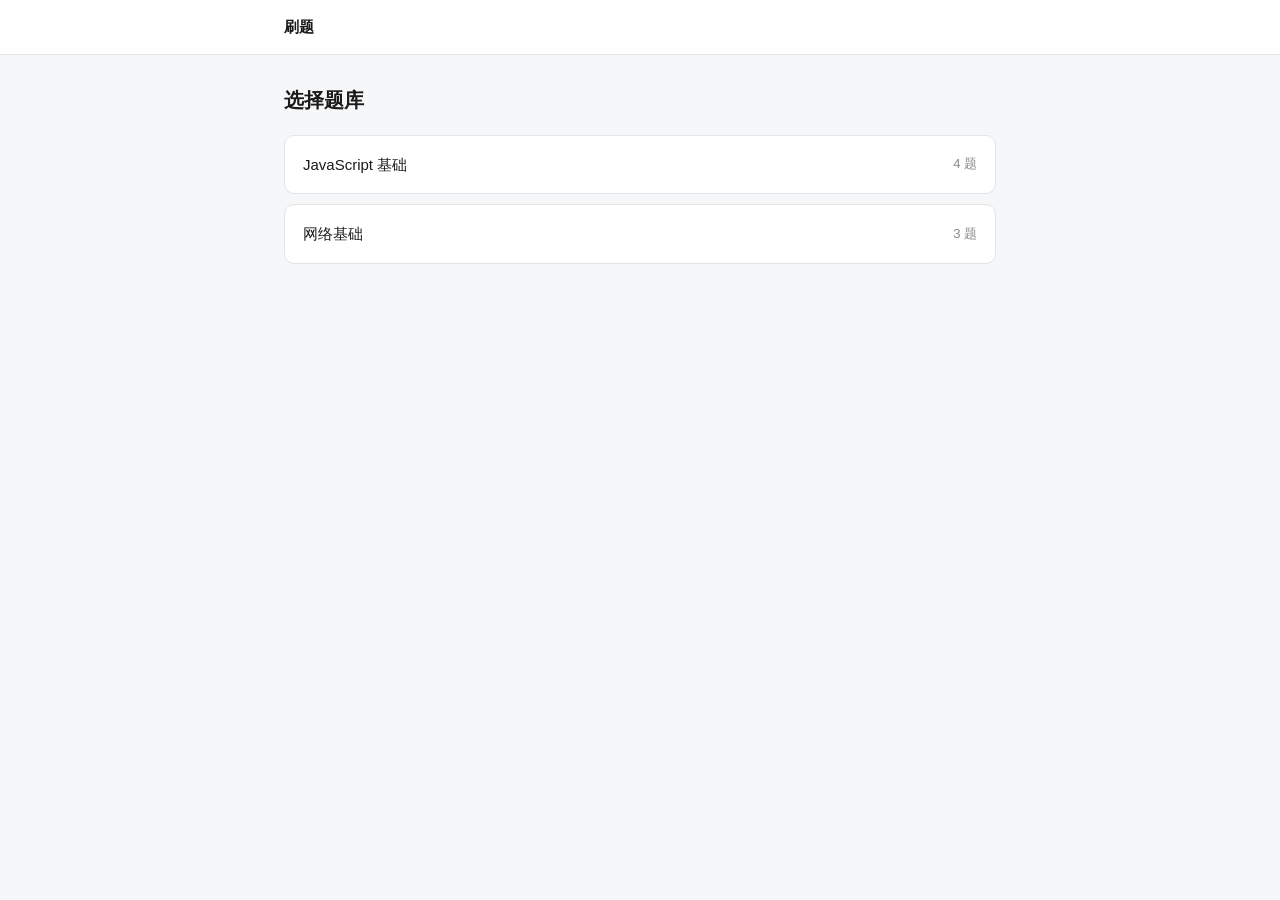
<file: ref/原型/index.html>
<!doctype html>
<html lang="zh-CN">
<head>
<meta charset="UTF-8">
<meta name="viewport" content="width=device-width, initial-scale=1">
<title>刷题网站 · 参考原型</title>
<style>
  /* 参考原型：只实现了最基础的功能，页面中的题目为示例数据 */
  :root{--bd:#e4e4e4;--mut:#8a8a8a;--pri:#2f6fd0;--ok:#1e8e3e;--bad:#d93025;--bg:#f6f7f9}
  *{box-sizing:border-box}
  body{margin:0;font:15px/1.7 -apple-system,BlinkMacSystemFont,"Microsoft YaHei",sans-serif;
       color:#1b1b1b;background:var(--bg);-webkit-font-smoothing:antialiased}

  .wrap{width:760px;margin:0 auto;padding:28px 24px 60px}

  /* 顶部栏 */
  .top{background:#fff;border-bottom:1px solid var(--bd);padding:14px 0}
  .top .wrap{padding-top:0;padding-bottom:0;display:flex;justify-content:space-between;align-items:center}
  .top .t{font-weight:600;font-size:15px}
  .top .p{color:var(--mut);font-size:13.5px;font-variant-numeric:tabular-nums}

  h1{font-size:20px;font-weight:600;margin:0 0 18px}
  h2{font-size:16.5px;font-weight:600;margin:0 0 16px;line-height:1.65}

  /* 题库列表 */
  .bank{background:#fff;border:1px solid var(--bd);border-radius:10px;padding:16px 18px;
        margin-bottom:10px;cursor:pointer;display:flex;justify-content:space-between;
        align-items:center;transition:.14s}
  .bank:hover{border-color:var(--pri);background:#fafcff}
  .bank .bn{font-size:15px;font-weight:500}
  .bank .bc{color:var(--mut);font-size:13px}

  /* 题目卡片 */
  .card{background:#fff;border:1px solid var(--bd);border-radius:10px;padding:20px 22px;margin-bottom:14px}
  .qmeta{color:var(--mut);font-size:13px;margin-bottom:10px}

  /* 选项 */
  .opt{border:1px solid var(--bd);border-radius:8px;padding:12px 16px;margin-bottom:9px;
       cursor:pointer;font-size:14.5px;line-height:1.6;transition:.14s;display:flex;gap:10px}
  .opt:hover{border-color:#c8c8c8;background:#fafafa}
  .opt .k{color:var(--mut);font-weight:600;flex:0 0 auto;min-width:18px}
  .opt.sel{border-color:var(--pri);background:#eef3fd}
  .opt.sel .k{color:var(--pri)}
  .opt.right{border-color:var(--ok);background:#eaf7ee}
  .opt.right .k{color:var(--ok)}
  .opt.wrong{border-color:var(--bad);background:#fdecea}
  .opt.wrong .k{color:var(--bad)}

  /* 判题提示 */
  .tip{margin-top:14px;padding:11px 15px;border-radius:8px;font-size:14px;background:#f2f4f7;color:#444}
  .tip.ok{background:#eaf7ee;color:#166534}
  .tip.no{background:#fdecea;color:#991b1b}

  /* 操作按钮 */
  .acts{display:flex;gap:9px;flex-wrap:wrap;margin-top:16px}
  button{padding:9px 18px;font:inherit;font-size:14px;color:#333;background:#fff;
         border:1px solid #d0d0d0;border-radius:8px;cursor:pointer;transition:.14s}
  button:hover{background:#f3f3f3;border-color:#b8b8b8}
  button.primary{background:var(--pri);border-color:var(--pri);color:#fff;font-weight:500}
  button.primary:hover{background:#2560b8;border-color:#2560b8}

  /* 结果页 */
  .nums{display:flex;gap:12px;margin-bottom:16px}
  .num{flex:1;background:#fff;border:1px solid var(--bd);border-radius:10px;
       padding:16px 18px;text-align:center}
  .num .v{font-size:26px;font-weight:700;color:var(--pri);font-variant-numeric:tabular-nums}
  .num .l{color:var(--mut);font-size:12.5px;margin-top:3px}
  .rev{background:#fff;border:1px solid var(--bd);border-radius:10px;padding:6px 0}
  .rev .row{display:flex;gap:10px;padding:9px 18px;font-size:13.5px;
            border-bottom:1px solid #f2f2f2;align-items:baseline}
  .rev .row:last-child{border-bottom:0}
  .rev .idx{color:var(--mut);flex:0 0 52px;font-variant-numeric:tabular-nums}
  .rev .st{flex:0 0 44px;font-weight:600}
  .rev .st.y{color:var(--ok)}
  .rev .st.n{color:var(--bad)}
  .rev .an{color:var(--mut);font-size:12.5px}
</style>
</head>
<body>

<div class="top"><div class="wrap"><span class="t" id="topTitle">刷题</span><span class="p" id="topProg"></span></div></div>
<div class="wrap" id="app"></div>

<script>
/* 参考原型：只实现了最基础的功能，页面中的题目为示例数据 */
const BANKS = [
  {
    name: 'JavaScript 基础',
    questions: [
      { id: 1, type: 'single', question: '用于声明块级作用域变量的关键字是？',
        options: ['var', 'let', 'function', 'class'], answer: ['B'] },
      { id: 2, type: 'multiple', question: '以下哪些属于 JavaScript 基本数据类型？',
        options: ['String', 'Number', 'Array', 'Boolean'], answer: ['A', 'B', 'D'] },
      { id: 3, type: 'judge', question: 'typeof null 的结果是 "object"。',
        options: ['正确', '错误'], answer: ['A'] },
      { id: 4, type: 'single', question: '把 JSON 字符串解析成对象用哪个方法？',
        options: ['JSON.stringify()', 'JSON.parse()', 'Object.assign()', 'Array.from()'], answer: ['B'] }
    ]
  },
  {
    name: '网络基础',
    questions: [
      { id: 1, type: 'single', question: 'HTTP 默认使用的端口号是？',
        options: ['21', '80', '443', '8080'], answer: ['B'] },
      { id: 2, type: 'judge', question: '404 表示服务器内部错误。',
        options: ['正确', '错误'], answer: ['B'] },
      { id: 3, type: 'multiple', question: '以下哪些属于 HTTP 请求方法？',
        options: ['GET', 'POST', 'PUSH', 'DELETE'], answer: ['A', 'B', 'D'] }
    ]
  }
];

const app = document.getElementById('app');
const topTitle = document.getElementById('topTitle');
const topProg = document.getElementById('topProg');

let bank = null;
let index = 0;
let picked = {};
let done = {};
let right = 0;

function showBankList() {
  topTitle.textContent = '刷题';
  topProg.textContent = '';
  let html = '<h1>选择题库</h1>';
  BANKS.forEach(function (b, i) {
    html += '<div class="bank" onclick="startBank(' + i + ')">' +
            '<span class="bn">' + b.name + '</span>' +
            '<span class="bc">' + b.questions.length + ' 题</span></div>';
  });
  app.innerHTML = html;
}

function startBank(i) {
  bank = BANKS[i];
  index = 0;
  picked = {};
  done = {};
  right = 0;
  showQuestion();
}

function showQuestion() {
  const q = bank.questions[index];
  topTitle.textContent = bank.name;
  topProg.textContent = '第 ' + (index + 1) + ' / ' + bank.questions.length + ' 题';

  let html = '<div class="card">';
  html += '<div class="qmeta">第 ' + (index + 1) + ' 题 / 共 ' + bank.questions.length + ' 题</div>';
  html += '<h2>' + q.question + '</h2>';

  q.options.forEach(function (text, i) {
    const k = String.fromCharCode(65 + i);
    let cls = 'opt';
    if ((picked[index] || []).indexOf(k) >= 0) cls += ' sel';
    if (done[index]) {
      if (q.answer.indexOf(k) >= 0) cls += ' right';
      else if ((picked[index] || []).indexOf(k) >= 0) cls += ' wrong';
    }
    html += '<div class="' + cls + '" onclick="pick(\'' + k + '\')">' +
            '<span class="k">' + k + '</span><span>' + text + '</span></div>';
  });

  if (done[index]) {
    const p = picked[index] || [];
    const ok = p.length === q.answer.length &&
               p.every(function (k) { return q.answer.indexOf(k) >= 0; });
    html += '<div class="tip ' + (ok ? 'ok' : 'no') + '">' +
            (ok ? '答对了' : '答错了，正确答案：' + q.answer.join('、')) + '</div>';
  }

  html += '<div class="acts">';
  html += '<button class="primary" onclick="submit()">提交</button>';
  html += '<button onclick="prev()">上一题</button>';
  html += '<button onclick="next()">下一题</button>';
  html += '<button onclick="finish()">查看结果</button>';
  html += '</div></div>';

  app.innerHTML = html;
}

function pick(k) {
  const q = bank.questions[index];
  let p = picked[index] || [];
  if (q.type === 'multiple') {
    if (p.indexOf(k) >= 0) p.splice(p.indexOf(k), 1);
    else p.push(k);
  } else {
    p = [k];
  }
  picked[index] = p;
  showQuestion();
}

function submit() {
  const q = bank.questions[index];
  const p = picked[index] || [];
  if (p.length === 0) return;
  done[index] = true;
  if (p.length === q.answer.length && p.every(function (k) { return q.answer.indexOf(k) >= 0; })) {
    right++;
  }
  showQuestion();
}

function prev() {
  index--;
  showQuestion();
}

function next() {
  index++;
  showQuestion();
}

function finish() {
  const total = bank.questions.length;
  topTitle.textContent = '答题结果';
  topProg.textContent = '';

  let html = '<h1>答题结果</h1>';
  html += '<div class="nums">';
  html += '<div class="num"><div class="v">' + total + '</div><div class="l">总题数</div></div>';
  html += '<div class="num"><div class="v">' + right + '</div><div class="l">答对</div></div>';
  html += '<div class="num"><div class="v">' + Math.round(right / total * 100) + '%</div><div class="l">正确率</div></div>';
  html += '</div>';

  html += '<div class="rev">';
  bank.questions.forEach(function (q, i) {
    const p = picked[i] || [];
    const ok = done[i] && p.length === q.answer.length &&
               p.every(function (k) { return q.answer.indexOf(k) >= 0; });
    html += '<div class="row">' +
            '<span class="idx">第 ' + (i + 1) + ' 题</span>' +
            '<span class="st ' + (ok ? 'y' : 'n') + '">' + (ok ? '正确' : '错误') + '</span>' +
            '<span class="an">你的答案：' + (p.join('、') || '未作答') +
            '　正确答案：' + q.answer.join('、') + '</span></div>';
  });
  html += '</div>';

  html += '<div class="acts"><button onclick="showBankList()">返回题库列表</button></div>';
  app.innerHTML = html;
}

showBankList();
</script>
</body>
</html>
</file>
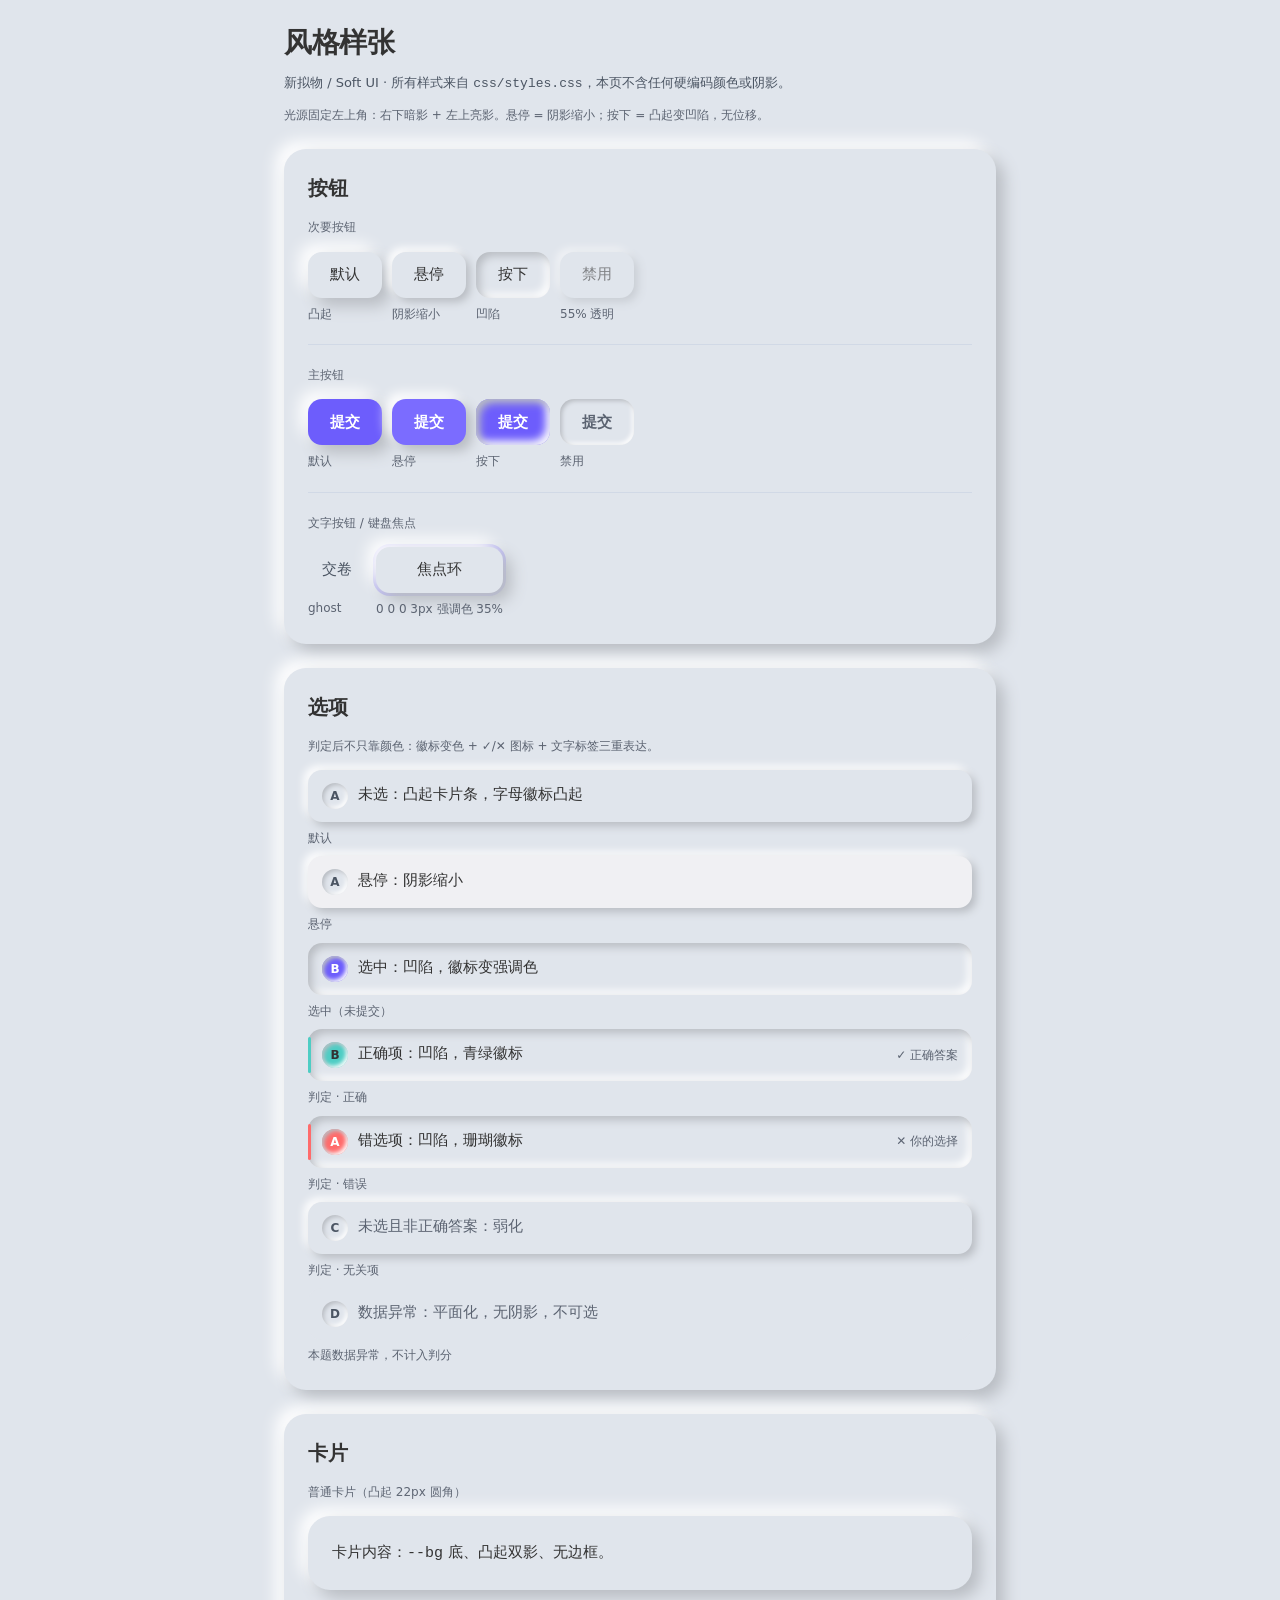
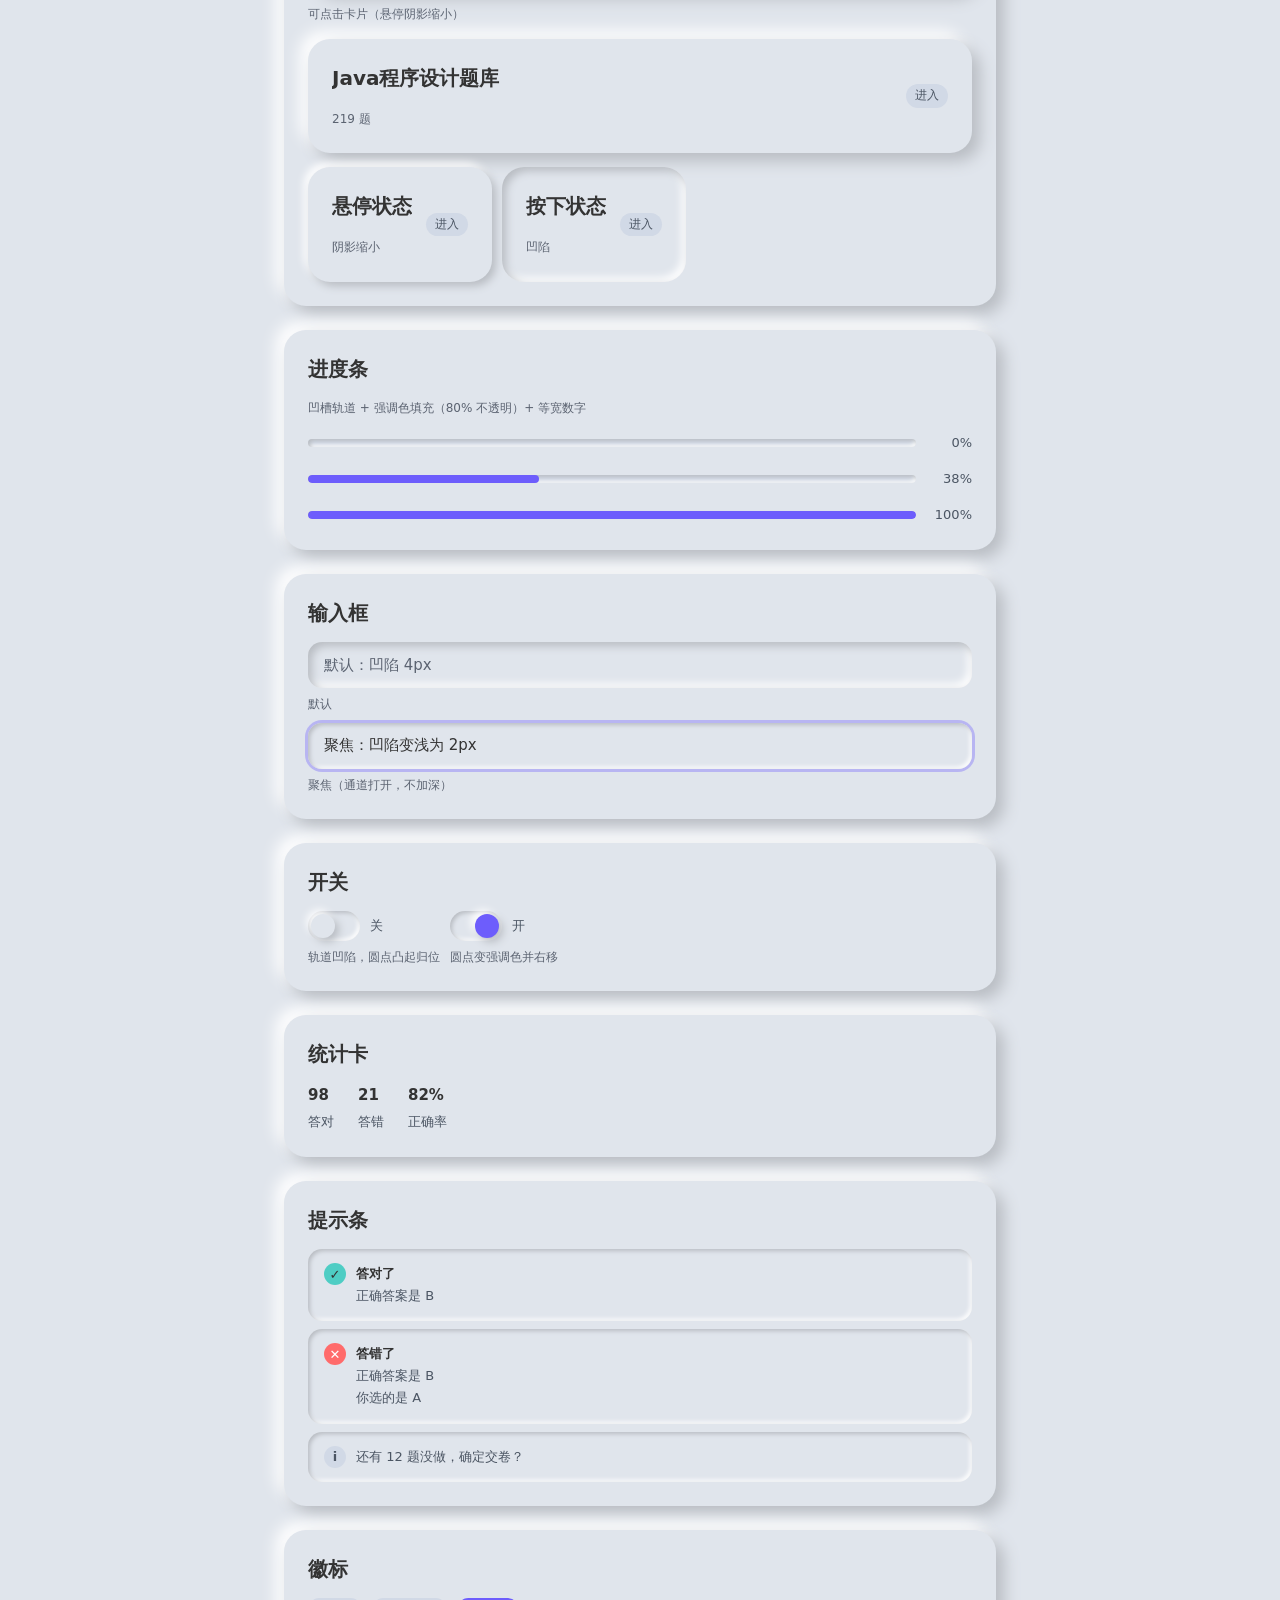
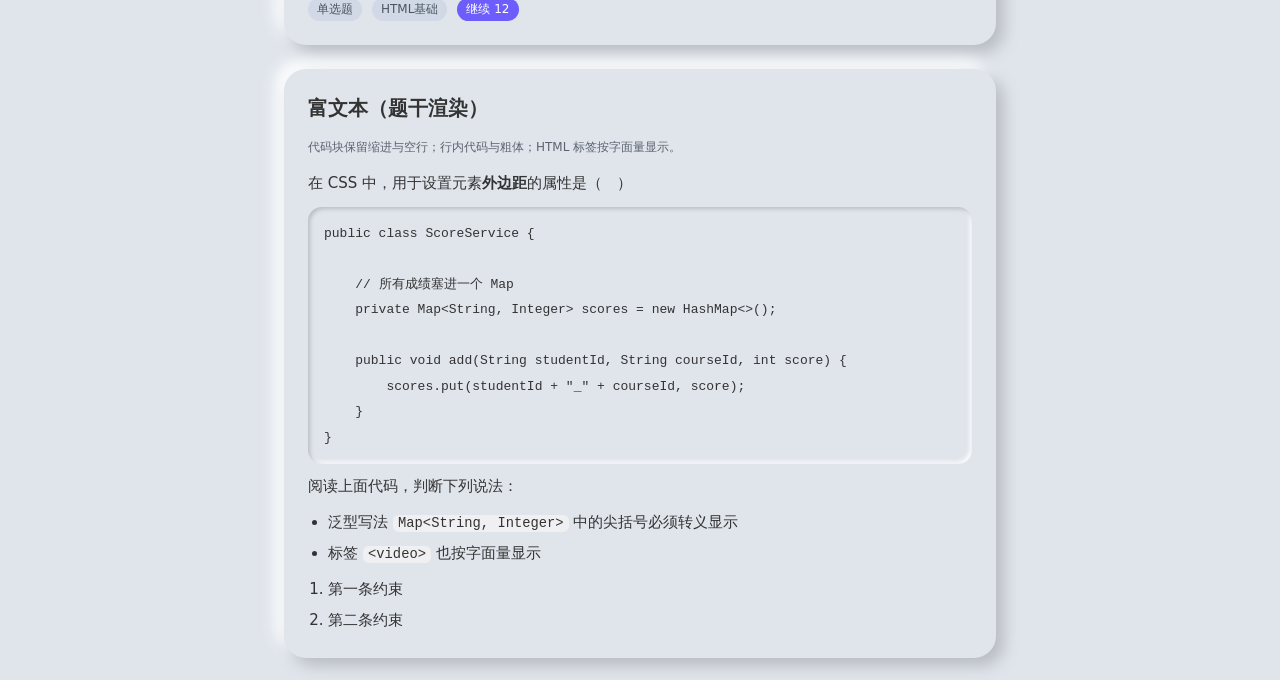
<file: style-preview.html>
<!doctype html>
<html lang="zh-CN">
<head>
<meta charset="UTF-8">
<meta name="viewport" content="width=device-width, initial-scale=1, viewport-fit=cover">
<meta name="theme-color" content="#e0e5ec">
<title>风格样张 · Recall</title>
<link rel="stylesheet" href="css/styles.css">
<style>
  /* 样张页专用：只做「标签 + 样例」的排版，不含任何颜色/阴影定义 */
  .demo {
    display: grid;
    gap: 14px;
  }
  .demo__label {
    font-size: var(--fs-xs);
    color: var(--ink-3);
  }
  .demo__row {
    display: flex;
    flex-wrap: wrap;
    gap: 10px;
    align-items: center;
  }
  .demo__col {
    display: flex;
    flex-direction: column;
    gap: 8px;
  }
  .demo__item {
    display: flex;
    flex-direction: column;
    gap: 6px;
    min-width: 0;
  }
  .demo__sep {
    height: 1px;
    background: var(--mid);
    margin: 6px 0;
  }
</style>
</head>
<body>

<div class="page stack--block">

  <header class="stack">
    <h1 class="h1">风格样张</h1>
    <p class="muted--2">新拟物 / Soft UI · 所有样式来自 <code>css/styles.css</code>，本页不含任何硬编码颜色或阴影。</p>
    <p class="muted">光源固定左上角：右下暗影 + 左上亮影。悬停 = 阴影缩小；按下 = 凸起变凹陷，无位移。</p>
  </header>

  <!-- ============ 按钮 ============ -->
  <section class="card demo">
    <h2 class="h2">按钮</h2>

    <div class="demo__label">次要按钮</div>
    <div class="demo__row">
      <div class="demo__item">
        <button type="button" class="btn">默认</button>
        <span class="demo__label">凸起</span>
      </div>
      <div class="demo__item">
        <button type="button" class="btn state-hover">悬停</button>
        <span class="demo__label">阴影缩小</span>
      </div>
      <div class="demo__item">
        <button type="button" class="btn state-active">按下</button>
        <span class="demo__label">凹陷</span>
      </div>
      <div class="demo__item">
        <button type="button" class="btn" disabled>禁用</button>
        <span class="demo__label">55% 透明</span>
      </div>
    </div>

    <div class="demo__sep"></div>

    <div class="demo__label">主按钮</div>
    <div class="demo__row">
      <div class="demo__item">
        <button type="button" class="btn btn--primary">提交</button>
        <span class="demo__label">默认</span>
      </div>
      <div class="demo__item">
        <button type="button" class="btn btn--primary state-hover">提交</button>
        <span class="demo__label">悬停</span>
      </div>
      <div class="demo__item">
        <button type="button" class="btn btn--primary state-active">提交</button>
        <span class="demo__label">按下</span>
      </div>
      <div class="demo__item">
        <button type="button" class="btn btn--primary" disabled>提交</button>
        <span class="demo__label">禁用</span>
      </div>
    </div>

    <div class="demo__sep"></div>

    <div class="demo__label">文字按钮 / 键盘焦点</div>
    <div class="demo__row">
      <div class="demo__item">
        <button type="button" class="btn btn--ghost">交卷</button>
        <span class="demo__label">ghost</span>
      </div>
      <div class="demo__item">
        <button type="button" class="btn state-focus">焦点环</button>
        <span class="demo__label">0 0 0 3px 强调色 35%</span>
      </div>
    </div>
  </section>

  <!-- ============ 选项 ============ -->
  <section class="card demo">
    <h2 class="h2">选项</h2>
    <p class="muted">判定后不只靠颜色：徽标变色 + ✓/✕ 图标 + 文字标签三重表达。</p>

    <div class="demo__col">
      <div class="demo__item">
        <button type="button" class="opt">
          <span class="opt__key" aria-hidden="true">A</span>
          <span class="opt__body">未选：凸起卡片条，字母徽标凸起</span>
        </button>
        <span class="demo__label">默认</span>
      </div>

      <div class="demo__item">
        <button type="button" class="opt state-hover">
          <span class="opt__key" aria-hidden="true">A</span>
          <span class="opt__body">悬停：阴影缩小</span>
        </button>
        <span class="demo__label">悬停</span>
      </div>

      <div class="demo__item">
        <button type="button" class="opt opt--selected">
          <span class="opt__key" aria-hidden="true">B</span>
          <span class="opt__body">选中：凹陷，徽标变强调色</span>
        </button>
        <span class="demo__label">选中（未提交）</span>
      </div>

      <div class="demo__item">
        <button type="button" class="opt opt--correct" disabled>
          <span class="opt__key" aria-hidden="true">B</span>
          <span class="opt__body">正确项：凹陷，青绿徽标</span>
          <span class="opt__tag">✓ 正确答案</span>
        </button>
        <span class="demo__label">判定 · 正确</span>
      </div>

      <div class="demo__item">
        <button type="button" class="opt opt--wrong" disabled>
          <span class="opt__key" aria-hidden="true">A</span>
          <span class="opt__body">错选项：凹陷，珊瑚徽标</span>
          <span class="opt__tag">✕ 你的选择</span>
        </button>
        <span class="demo__label">判定 · 错误</span>
      </div>

      <div class="demo__item">
        <button type="button" class="opt opt--dimmed" disabled>
          <span class="opt__key" aria-hidden="true">C</span>
          <span class="opt__body">未选且非正确答案：弱化</span>
        </button>
        <span class="demo__label">判定 · 无关项</span>
      </div>

      <div class="demo__item">
        <button type="button" class="opt opt--invalid" disabled>
          <span class="opt__key" aria-hidden="true">D</span>
          <span class="opt__body">数据异常：平面化，无阴影，不可选</span>
        </button>
        <span class="notice">本题数据异常，不计入判分</span>
      </div>
    </div>
  </section>

  <!-- ============ 卡片 ============ -->
  <section class="card demo">
    <h2 class="h2">卡片</h2>
    <div class="demo__label">普通卡片（凸起 22px 圆角）</div>
    <div class="card">卡片内容：<code>--bg</code> 底、凸起双影、无边框。</div>

    <div class="demo__label">可点击卡片（悬停阴影缩小）</div>
    <button type="button" class="card card--clickable">
      <span class="stack">
        <span class="h2">Java程序设计题库</span>
        <span class="muted num">219 题</span>
      </span>
      <span class="badge">进入</span>
    </button>
    <div class="demo__row">
      <div class="demo__item">
        <button type="button" class="card card--clickable state-hover">
          <span class="stack">
            <span class="h2">悬停状态</span>
            <span class="muted">阴影缩小</span>
          </span>
          <span class="badge">进入</span>
        </button>
      </div>
      <div class="demo__item">
        <button type="button" class="card card--clickable state-active">
          <span class="stack">
            <span class="h2">按下状态</span>
            <span class="muted">凹陷</span>
          </span>
          <span class="badge">进入</span>
        </button>
      </div>
    </div>
  </section>

  <!-- ============ 进度条 ============ -->
  <section class="card demo">
    <h2 class="h2">进度条</h2>
    <div class="demo__label">凹槽轨道 + 强调色填充（80% 不透明）+ 等宽数字</div>
    <div class="progress">
      <div class="progress__track"><div class="progress__fill" style="width:0%"></div></div>
      <span class="progress__value num">0%</span>
    </div>
    <div class="progress">
      <div class="progress__track"><div class="progress__fill" style="width:38%"></div></div>
      <span class="progress__value num">38%</span>
    </div>
    <div class="progress">
      <div class="progress__track"><div class="progress__fill" style="width:100%"></div></div>
      <span class="progress__value num">100%</span>
    </div>
  </section>

  <!-- ============ 输入框 ============ -->
  <section class="card demo">
    <h2 class="h2">输入框</h2>
    <div class="demo__col">
      <div class="demo__item">
        <input class="input" type="text" placeholder="默认：凹陷 4px">
        <span class="demo__label">默认</span>
      </div>
      <div class="demo__item">
        <input class="input state-focus" type="text" value="聚焦：凹陷变浅为 2px">
        <span class="demo__label">聚焦（通道打开，不加深）</span>
      </div>
    </div>
  </section>

  <!-- ============ 开关 ============ -->
  <section class="card demo">
    <h2 class="h2">开关</h2>
    <div class="demo__row">
      <div class="demo__item">
        <button type="button" class="switch" aria-checked="false">
          <span class="switch__track"><span class="switch__knob"></span></span>
          <span>关</span>
        </button>
        <span class="demo__label">轨道凹陷，圆点凸起归位</span>
      </div>
      <div class="demo__item">
        <button type="button" class="switch" aria-checked="true">
          <span class="switch__track"><span class="switch__knob"></span></span>
          <span>开</span>
        </button>
        <span class="demo__label">圆点变强调色并右移</span>
      </div>
    </div>
  </section>

  <!-- ============ 统计卡 ============ -->
  <section class="card demo">
    <h2 class="h2">统计卡</h2>
    <div class="stats">
      <div class="stat">
        <div class="stat__value">98</div>
        <div class="stat__label">答对</div>
      </div>
      <div class="stat">
        <div class="stat__value">21</div>
        <div class="stat__label">答错</div>
      </div>
      <div class="stat">
        <div class="stat__value">82%</div>
        <div class="stat__label">正确率</div>
      </div>
    </div>
  </section>

  <!-- ============ 提示条 ============ -->
  <section class="card demo">
    <h2 class="h2">提示条</h2>
    <div class="demo__col">
      <div class="tip tip--ok">
        <span class="tip__icon" aria-hidden="true">✓</span>
        <span><span class="tip__title">答对了</span><br>正确答案是 B</span>
      </div>
      <div class="tip tip--bad">
        <span class="tip__icon" aria-hidden="true">✕</span>
        <span><span class="tip__title">答错了</span><br>正确答案是 B<br>你选的是 A</span>
      </div>
      <div class="tip tip--info">
        <span class="tip__icon" aria-hidden="true">i</span>
        <span>还有 12 题没做，确定交卷？</span>
      </div>
    </div>
  </section>

  <!-- ============ 徽标 ============ -->
  <section class="card demo">
    <h2 class="h2">徽标</h2>
    <div class="demo__row">
      <span class="badge">单选题</span>
      <span class="badge">HTML基础</span>
      <span class="badge badge--accent">继续 12</span>
    </div>
  </section>

  <!-- ============ 富文本 ============ -->
  <section class="card demo">
    <h2 class="h2">富文本（题干渲染）</h2>
    <p class="muted">代码块保留缩进与空行；行内代码与粗体；HTML 标签按字面量显示。</p>
    <div class="rich" id="richDemo"></div>
  </section>

</div>

<script src="js/core/rich-text.js"></script>
<script>
  // 用真实的渲染器展示一段含代码块 / 行内代码 / 列表 / 粗体的样例
  var sample = [
    '在 CSS 中，用于设置元素**外边距**的属性是（　）',
    '',
    '```java',
    'public class ScoreService {',
    '',
    '    // 所有成绩塞进一个 Map',
    '    private Map<String, Integer> scores = new HashMap<>();',
    '',
    '    public void add(String studentId, String courseId, int score) {',
    '        scores.put(studentId + "_" + courseId, score);',
    '    }',
    '}',
    '```',
    '',
    '阅读上面代码，判断下列说法：',
    '',
    '- 泛型写法 `Map<String, Integer>` 中的尖括号必须转义显示',
    '- 标签 `<video>` 也按字面量显示',
    '',
    '1. 第一条约束',
    '2. 第二条约束'
  ].join('\n');

  document.getElementById('richDemo').innerHTML = QuizRich.render(sample);
</script>

</body>
</html>
</file>
<file: css/styles.css>
/* =========================================================================
   Recall · 组件样式表
   -------------------------------------------------------------------------
   本文件是 docs/样式规范.md 的唯一代码实现。
   规则：页面里禁止硬编码颜色 / 阴影 / 圆角，一律使用本文件定义的变量与组件类。
   ========================================================================= */

/* ------------------------------ 设计令牌 ------------------------------ */
:root {
  /* 色彩（来自规范第 1 节） */
  --bg: #e0e5ec;
  --bg-2: #f0f0f3;
  --sh-dark: #b8bcc2;
  --sh-light: #ffffff;
  --mid: #d1d9e6;
  --accent: #6d5dfc;
  /* 强调色亮一档：只给主按钮悬停用（表面变化）。不再额外加 filter，深浅色行为一致 */
  --accent-hover: #7b6cff;
  /* 强调色的极淡底（备用：需要「选中但不抢眼」的底色时用它，深浅两套通用） */
  --accent-soft: rgba(109, 93, 252, 0.12);
  --ok: #4ecdc4;
  --bad: #ff6b6b;
  --warn: #ffe66d;
  --ink: #333333;
  --ink-2: #4b5563;
  --ink-3: #5b6371;

  /* 光影：光源固定左上角。负 X/Y = 白色亮影，正 X/Y = 暗色阴影 */
  --sh-up: 8px 8px 16px var(--sh-dark), -8px -8px 16px var(--sh-light);
  /* 悬停只「掉一档」：8/16 → 6/12。再往下掉到 4/8 会让元素像换了个组件 */
  --sh-up-hover: 6px 6px 12px var(--sh-dark), -6px -6px 12px var(--sh-light);
  --sh-up-sm: 4px 4px 8px var(--sh-dark), -4px -4px 8px var(--sh-light);
  /* 小控件（32px 高的一行入口）已经从 4/8 起步，悬停再掉一小档：4/8 → 3/6 */
  --sh-up-xs: 3px 3px 6px var(--sh-dark), -3px -3px 6px var(--sh-light);
  --sh-in: inset 4px 4px 8px var(--sh-dark), inset -4px -4px 8px var(--sh-light);
  --sh-in-sm: inset 2px 2px 4px var(--sh-dark), inset -2px -2px 4px var(--sh-light);
  --sh-focus: 0 0 0 3px rgba(109, 93, 252, 0.35);
  --overlay: rgba(224, 229, 236, 0.82);

  /* 前景色：文字落在彩色填充上时用它，而不是借用 --sh-light（深色模式下会变成深灰） */
  --on-accent: #ffffff; /* 强调色 / 错误色填充上的文字 */
  --on-ok: #333333; /* 青绿填充上的文字 */
  --accent-ink: #6d5dfc; /* 强调色「当文字」用（深色底上换更亮的一档） */

  /* 形状 */
  --r-card: 22px;
  --r-ctl: 14px;
  --r-pill: 999px;

  /* 动效：统一 300ms */
  --dur: 0.3s;
  --ease: ease-in-out;
  --transition: box-shadow var(--dur) var(--ease), background-color var(--dur) var(--ease),
    color var(--dur) var(--ease), opacity var(--dur) var(--ease);

  /* 排版 */
  --font: system-ui, -apple-system, "Segoe UI", "Microsoft YaHei", "PingFang SC", sans-serif;
  --fs-h1: 28px;
  --fs-h2: 20px;
  --fs-body: 15px;
  --fs-sm: 13px;
  --fs-xs: 12px;
  --lh: 1.7;

  /* 布局 */
  --content-w: 760px;
  --pad-page: 24px;
  --pad-card: 24px;
  --gap-item: 10px;
  --gap-block: 24px;

  /* 带外阴影的东西（卡片、行）之间按「阴影占位」加间距：
     8px 的双向外阴影视觉上会吃掉一半间距，10px 看着就像贴着。 */
  --gap-tight: 8px; /* 标题与说明、meta 行与进度条 */
  --gap-list: 16px; /* 卡片 / 记录行 / 反馈行之间 */
  --gap-lead: 28px; /* 说明行与第一张带阴影的卡片之间 */
  --gap-stack: 20px; /* 进度条与题卡之间 */
}

/* ------------------------------ 深色模式（夜间） ------------------------------
   只覆盖一组变量，组件类一行都不用改。触发：<html data-theme="dark">。
   规则与浅色完全一致（左上亮影 / 右下暗影 / 8-16 与 4-8 两档），只换颜色值：
   底色 #2f3339 是深灰（不是纯黑）；亮影比底色亮，暗影比底色暗。
   强调色仍是 #6d5dfc（白字对比度 4.5:1）；深色底上当「文字」用时换 --accent-ink。
   ------------------------------------------------------------------------- */
:root[data-theme="dark"] {
  --bg: #2f3339;
  --bg-2: #363a41;
  --sh-dark: #212429;
  --sh-light: #3f454e;
  --mid: #3b4149;
  --accent: #6d5dfc;
  --ok: #4ecdc4;
  --bad: #ff6b6b;
  --warn: #ffe66d;
  --ink: #e8ebf0;
  --ink-2: #c6ccd6;
  --ink-3: #9aa2ae;

  --sh-focus: 0 0 0 3px rgba(155, 144, 255, 0.45);
  --overlay: rgba(18, 20, 23, 0.72);

  --on-accent: #ffffff;
  --on-ok: #1f2933;
  --accent-ink: #a99bff;
}

/* 移动端：阴影整体缩小一档 */
@media (max-width: 767px) {
  :root {
    --sh-up: var(--sh-up-sm);
    /* 移动端基准已经是 4/8，悬停不能再「掉一档」到负数，保持 4/8 以免反而变大 */
    --sh-up-hover: var(--sh-up-sm);
    --pad-page: 16px;
    --pad-card: 20px;
    --fs-h1: 26px;
    /* 小屏首屏本来就紧，说明与第一张卡片的距离压回来一档 */
    --gap-lead: 20px;
  }
}

/* ------------------------------ 基础重置 ------------------------------ */
*,
*::before,
*::after {
  box-sizing: border-box;
  /* 触屏点按不要安卓默认的半透明蓝块：反馈只留组件自己的 :active 凹陷 */
  -webkit-tap-highlight-color: transparent;
}

html {
  -webkit-text-size-adjust: 100%;
}

body {
  margin: 0;
  font-family: var(--font);
  font-size: var(--fs-body);
  line-height: var(--lh);
  color: var(--ink);
  background: var(--bg);
  -webkit-font-smoothing: antialiased;
  overflow-x: hidden; /* 375px 下绝不出现横向滚动 */
}

h1,
h2,
h3,
p,
ul,
ol,
figure,
pre {
  margin: 0;
}

/* 作者样式里的 display 会覆盖浏览器对 [hidden] 的默认 display:none，
   这里显式声明，保证 hidden 属性真的能把元素藏起来。 */
[hidden] {
  display: none !important;
}

button {
  font: inherit;
  color: inherit;
}

:focus-visible {
  outline: none;
}

.sr-only {
  position: absolute;
  width: 1px;
  height: 1px;
  padding: 0;
  margin: -1px;
  overflow: hidden;
  clip: rect(0 0 0 0);
  white-space: nowrap;
  border: 0;
}

/* 尊重系统「减少动效」设置 */
@media (prefers-reduced-motion: reduce) {
  *,
  *::before,
  *::after {
    transition-duration: 0.01ms !important;
    animation-duration: 0.01ms !important;
  }
}

/* ------------------------------ 布局容器 ------------------------------ */
.page {
  width: 100%;
  max-width: var(--content-w);
  margin: 0 auto;
  padding: var(--gap-block) var(--pad-page) var(--gap-block);
}

/* 为固定底部操作区留出空间 */
.page--with-actionbar {
  padding-bottom: calc(104px + env(safe-area-inset-bottom, 0px));
}

.stack > * + * {
  margin-top: var(--gap-item);
}

.stack--block > * + * {
  margin-top: var(--gap-block);
}

/* 页头（标题 + 一句说明）：两者靠紧，说明与下面第一张带阴影的卡片拉开 */
.page-head > * + * {
  margin-top: var(--gap-tight);
}

.page-head + .list {
  margin-top: var(--gap-lead);
}

/* 答题页：meta 行贴紧进度条（它们是同一组信息），进度条与题卡之间留出阴影占位 */
.page--quiz .meta + .progress {
  margin-top: var(--gap-tight);
}

.page--quiz > .card {
  margin-top: var(--gap-stack);
}

/* 顶部栏 */
.topbar {
  position: sticky;
  top: 0;
  z-index: 20;
  background: var(--bg);
  padding: 10px 0;
}

.topbar__inner {
  display: flex;
  align-items: center;
  justify-content: space-between;
  gap: 12px;
  max-width: var(--content-w);
  margin: 0 auto;
  padding: 0 var(--pad-page);
}

/* 站名：凹陷铭牌 + 强调色圆点。不是按钮——不可点、无 hover/active 反馈 */
.brand {
  display: inline-flex;
  align-items: center;
  gap: 8px;
  min-width: 0;
  max-width: 40vw; /* 375px 下不与右侧按钮抢位置，超出省略 */
  padding: 4px 12px;
  border-radius: var(--r-pill);
  background: var(--bg);
  box-shadow: inset 3px 3px 6px var(--sh-dark), inset -3px -3px 6px var(--sh-light);
  color: var(--ink);
  font-weight: 600;
  letter-spacing: 0.4px;
  cursor: default;
  user-select: none;
}

/* 品牌记号：8px 强调色圆点 */
.brand__dot {
  flex: 0 0 auto;
  width: 8px;
  height: 8px;
  border-radius: 50%;
  background: var(--accent);
}

.topbar__title {
  font-size: var(--fs-sm);
  color: var(--ink);
  font-weight: 600;
  min-width: 0; /* 375px 下可以和右侧按钮挤在一起时省略号截断 */
  overflow: hidden;
  text-overflow: ellipsis;
  white-space: nowrap;
}

/* 顶栏右侧动作区：交卷 / 夜间切换排一行 */
.topbar__actions {
  display: flex;
  align-items: center;
  gap: 8px;
  flex: 0 0 auto;
}

/* 顶栏里的按钮紧凑一档，避免 375px 放不下 */
.topbar__actions .btn {
  min-height: 40px;
  padding: 0 12px;
  font-size: var(--fs-sm);
}

/* 主题三态：按钮 + 下拉菜单（菜单贴着按钮右对齐，不新增悬浮球） */
.theme-wrap {
  position: relative;
  display: inline-flex;
}

.theme-btn {
  display: inline-flex;
  align-items: center;
}

.theme-btn svg {
  display: block;
  margin-right: 6px;
}

.menu {
  position: absolute;
  z-index: 42;
  top: calc(100% + 8px);
  right: 0;
  min-width: 168px;
  padding: 8px;
  border-radius: var(--r-card);
  background: var(--bg);
  box-shadow: var(--sh-up);
}

.menu[hidden] {
  display: none;
}

.menu__title {
  margin: 2px 0 6px;
  padding: 0 8px;
  color: var(--ink-3);
  font-size: var(--fs-xs);
}

.menu__item {
  display: flex;
  align-items: center;
  gap: 8px;
  width: 100%;
  min-height: 40px;
  padding: 0 8px;
  border: 0;
  border-radius: var(--r-ctl);
  background: transparent;
  color: var(--ink);
  font: inherit;
  font-size: var(--fs-sm);
  text-align: left;
  cursor: pointer;
  box-shadow: none;
  transition: var(--transition);
}

.menu__item:hover {
  background: var(--mid);
}

.menu__item:focus-visible {
  outline: none;
  box-shadow: var(--sh-focus);
}

.menu__item[aria-checked="true"] {
  color: var(--accent-ink);
  font-weight: 600;
}

.menu__ico {
  display: inline-flex;
  flex: 0 0 auto;
  color: var(--ink-3);
}

.menu__item[aria-checked="true"] .menu__ico {
  color: var(--accent);
}

.menu__label {
  flex: 1 1 auto;
}

.menu__tick {
  flex: 0 0 auto;
  color: var(--accent);
}

/* ------------------------------ 排版 ------------------------------ */
.h1 {
  font-size: var(--fs-h1);
  line-height: 1.35;
  font-weight: 600;
  letter-spacing: -0.01em;
}

.h2 {
  font-size: var(--fs-h2);
  line-height: 1.5;
  font-weight: 600;
}

.muted {
  color: var(--ink-3);
  font-size: var(--fs-xs);
}

.muted--2 {
  color: var(--ink-2);
  font-size: var(--fs-sm);
}

.num {
  font-variant-numeric: tabular-nums;
}

/* 富文本（题干 / 选项 / 解析） */
.rich {
  font-size: var(--fs-body);
  line-height: var(--lh);
  overflow-wrap: anywhere;
}

.rich p {
  white-space: pre-wrap; /* 忠实保留原文的硬换行（如 Java #128） */
}

.rich p + p,
.rich p + ul,
.rich p + ol,
.rich ul + p,
.rich ol + p,
.rich pre + p,
.rich p + pre,
.rich ul,
.rich ol {
  margin-top: 10px;
}

.rich ul,
.rich ol {
  padding-left: 1.35em;
}

.rich li + li {
  margin-top: 6px;
}

.rich strong {
  font-weight: 600;
}

.rich code {
  font-family: ui-monospace, SFMono-Regular, Menlo, Consolas, monospace;
  font-size: 0.92em;
  background: var(--bg-2);
  border-radius: 6px;
  padding: 1px 5px;
}

.rich pre {
  background: var(--bg);
  box-shadow: var(--sh-in-sm);
  border-radius: var(--r-ctl);
  padding: 14px 16px;
  overflow-x: auto; /* 长代码行在块内滚动，页面不横向滚动 */
  max-width: 100%;
}

.rich pre code {
  background: none;
  border-radius: 0;
  padding: 0;
  font-size: 13px;
  line-height: 1.65;
  white-space: pre;
}

/* ------------------------------ 卡片 ------------------------------ */
.card {
  background: var(--bg);
  border-radius: var(--r-card);
  padding: var(--pad-card);
  box-shadow: var(--sh-up);
  transition: var(--transition);
}

.card--flat {
  box-shadow: none;
}

.card--clickable {
  display: flex;
  align-items: center;
  justify-content: space-between;
  gap: 14px;
  width: 100%;
  text-align: left;
  cursor: pointer;
  border: 0;
}

/* 大卡片上 8/16 → 6/12 只差 2px，肉眼看不出来，等于没反馈。
   所以：大卡片、普通按钮、选项、星标一律跨一整档到 4/8（或浮出 --bg-2 淡底）；
   只有 32px 的小控件与文字链接用 3/6 那一档 + 底色变化。 */
.card--clickable:hover,
.card--clickable.state-hover {
  box-shadow: var(--sh-up-sm);
}

.card--clickable:active {
  box-shadow: var(--sh-in);
}

.card--clickable:focus-visible {
  box-shadow: var(--sh-up), var(--sh-focus);
}

/* 卡片内文字区：button 里只能用 span，而 .stack 的 margin-top 对行内元素不参与布局，
   所以这里显式竖排（同 .record__main 的处理）。 */
.card--clickable .stack {
  display: flex;
  flex-direction: column;
  gap: 6px;
  flex: 1 1 auto;
  min-width: 0;
}

/* 长题库名单行省略，不挤压右侧徽标。
   首页卡片标题比通用 --fs-h2 再低一档（18px），让它和大标题之间有明显层级。 */
.card--clickable .h2 {
  max-width: 100%;
  overflow: hidden;
  text-overflow: ellipsis;
  white-space: nowrap;
}

.list--banks .card--clickable .h2 {
  font-size: 18px;
  line-height: 1.4;
}

/* 记录行：卡片内左侧信息竖排、右侧状态竖排（button 里只能用 span，所以显式横竖排） */
.record__main {
  display: flex;
  flex-direction: column;
  gap: 4px;
  min-width: 0;
}

.record__side {
  display: flex;
  flex-direction: column;
  align-items: flex-end;
  gap: 6px;
  flex: 0 0 auto;
}

/* ------------------------------ 题目反馈 ------------------------------ */
/* 轻量入口：图标 + 小字，不抢主操作按钮的视觉权重 */
.fb-link {
  display: inline-flex;
  align-items: center;
  gap: 4px;
  min-height: 32px;
  padding: 0 10px;
  border: 0;
  border-radius: var(--r-pill);
  background: var(--bg);
  color: var(--ink-3);
  font: inherit;
  font-size: var(--fs-xs);
  cursor: pointer;
  box-shadow: none;
  transition: var(--transition);
}

.fb-link svg {
  display: block;
}

.fb-link:hover,
.fb-link.state-hover {
  box-shadow: var(--sh-up-hover);
}

.fb-link:active {
  box-shadow: var(--sh-in-sm);
}

.fb-link:focus-visible {
  outline: none;
  box-shadow: var(--sh-focus);
}

/* 题目卡片底部：反馈入口右对齐 */
.fb-foot {
  display: flex;
  justify-content: flex-end;
}

/* 结果页行内：反馈 + 查看（不挤压左侧文字） */
.row__actions {
  display: inline-flex;
  align-items: center;
  gap: 4px;
  flex: 0 0 auto;
}

/* 手机：正文保证最小宽度，放不下时把星标/反馈/查看整组折到第二行右端，
   而不是把「你选的是 A」压成三行 */
@media (max-width: 480px) {
  .row {
    flex-wrap: wrap;
  }
  .row__main {
    min-width: 140px;
  }
  .row__actions {
    margin-left: auto;
  }
}

/* 反馈面板：自动带上的定位信息 */
.fb-info {
  display: flex;
  flex-direction: column;
  gap: 6px;
}

.fb-info__row {
  display: flex;
  gap: 10px;
  font-size: var(--fs-sm);
}

.fb-info__key {
  flex: 0 0 5.5em;
  color: var(--ink-3);
}

.fb-info__val {
  min-width: 0;
  word-break: break-word;
}

/* 问题类型：横排换行（复用开始一轮面板的 .choice-list，特异性要压过它的竖排） */
.choice-list.choice-list--row {
  flex-direction: row;
  flex-wrap: wrap;
}

.choice-list--row .btn--choice {
  flex: 0 0 auto;
  min-height: 40px;
  padding: 0 14px;
  font-size: var(--fs-sm);
}

/* 备注输入 */
.fb-note {
  display: flex;
  flex-direction: column;
  gap: 6px;
}

.fb-note__input {
  resize: vertical;
  min-height: 76px;
  padding: 12px 14px;
  font: inherit;
  font-size: var(--fs-sm);
  line-height: var(--lh);
}

/* 提交后：可复制的文本预览 */
.fb-text {
  margin: 0;
  padding: 14px 16px;
  border-radius: var(--r-ctl);
  background: var(--bg);
  box-shadow: var(--sh-in-sm);
  font-family: inherit;
  font-size: var(--fs-sm);
  line-height: 1.6;
  color: var(--ink-2);
  white-space: pre-wrap;
  word-break: break-word;
}

/* 反馈箱一行 */
.fb-card {
  display: flex;
  align-items: flex-start;
  justify-content: space-between;
  gap: 12px;
}

.fb-card__main {
  display: flex;
  flex-direction: column;
  gap: 6px;
  min-width: 0;
}

.fb-card__head {
  display: flex;
  align-items: center;
  gap: 8px;
  flex-wrap: wrap;
}

.fb-card__side {
  display: flex;
  flex-direction: column;
  gap: 6px;
  flex: 0 0 auto;
}

/* ------------------------------ 维护日志 ------------------------------ */
.cl-item {
  display: flex;
  flex-direction: column;
  gap: 8px;
}

.cl-item__head {
  display: flex;
  align-items: center;
  gap: 8px;
  flex-wrap: wrap;
}

/* ------------------------------ 按钮 ------------------------------ */
.btn {
  display: inline-flex;
  align-items: center;
  justify-content: center;
  gap: 8px;
  min-height: 46px;
  padding: 0 22px;
  border: 0;
  border-radius: var(--r-ctl);
  background: var(--bg);
  color: var(--ink);
  font-size: var(--fs-body);
  font-weight: 500;
  box-shadow: var(--sh-up);
  cursor: pointer;
  transition: var(--transition);
  -webkit-tap-highlight-color: transparent;
  touch-action: manipulation;
}

/* 普通按钮：悬停掉一整档 8/16 → 4/8（2px 的收紧在 46px 高的按钮上看不出来，
   按规范「悬停 = 阴影缩小」取一整档）；位置、尺寸、字色都不动 */
.btn:hover,
.btn.state-hover {
  box-shadow: var(--sh-up-sm);
}

.btn:active {
  box-shadow: var(--sh-in);
}

.btn:focus-visible {
  box-shadow: var(--sh-up), var(--sh-focus);
}

.btn--primary {
  background: var(--accent);
  color: var(--on-accent); /* 白字 */
  font-weight: 600;
}

/* 主按钮：底色亮一档（表面变化）+ 阴影收紧到 6/12。底色变化是主反馈，阴影是附加 */
.btn--primary:hover,
.btn--primary.state-hover {
  box-shadow: var(--sh-up-hover);
  background: var(--accent-hover);
}

.btn--primary:active {
  box-shadow: var(--sh-in);
}

.btn--primary:focus-visible {
  box-shadow: var(--sh-up), var(--sh-focus);
}

.btn--ghost {
  background: transparent;
  box-shadow: none;
  color: var(--ink-2);
  padding: 0 14px;
  min-height: 44px;
}

/* 文字按钮（顶栏返回 / 交卷）：透明底，悬停浮出 --bg-2 淡底 + 字色变深，阴影保持无 */
.btn--ghost:hover {
  background: var(--bg-2);
  box-shadow: none;
  color: var(--ink);
}

.btn--ghost:active {
  box-shadow: var(--sh-in-sm);
}

.btn--ghost:focus-visible {
  box-shadow: var(--sh-focus);
}

/* 柔和凸起：中性底 + 双影，比 ghost 高一档（顶栏的夜间按钮用它）
   顶栏控件只有 40px 高，属小控件：默认 --sh-up-sm，悬停保持 4/8 不再收 */
.btn--soft {
  background: var(--bg);
  box-shadow: var(--sh-up);
  color: var(--ink-2);
  font-weight: 500;
}

.btn--soft:hover,
.btn--soft.state-hover {
  box-shadow: var(--sh-up-sm);
}

/* 上面这条与预览页的 .state-hover.btn（6/12）同特异性、位置更靠前，
   会让顶栏按钮被误升到 6/12。这里用三条类名压住，保证小控件始终停在 4/8。 */
.btn.btn--soft.state-hover {
  box-shadow: var(--sh-up-sm);
}

.btn--soft:active {
  box-shadow: var(--sh-in);
}

.btn--soft:focus-visible {
  box-shadow: var(--sh-up), var(--sh-focus);
}

.btn--block {
  width: 100%;
}

/* 次要按钮：压在最浅一档凸起上，悬停不再抬层级——改浮出 --bg-2 淡底作反馈 */
.btn.btn--quiet {
  box-shadow: var(--sh-up-sm);
}

.btn.btn--quiet:hover,
.btn.btn--quiet.state-hover {
  background: var(--bg-2);
  box-shadow: var(--sh-up-sm);
}

.btn.btn--quiet:active {
  box-shadow: var(--sh-in-sm);
}

.btn.btn--quiet:focus-visible {
  box-shadow: var(--sh-up-sm), var(--sh-focus);
}

/* 结果页底部的两个「只切页面」的动作：纯文字层级，和主按钮拉开 */
.result-actions {
  display: flex;
  align-items: center;
  justify-content: center;
  flex-wrap: wrap;
  gap: 8px;
}

/* 小号入口按钮：图标 + 文案，一行塞三个也不挤（练习记录 / 错题本 / 收藏练习）。
   它是「导航型」入口，反馈方式跟底部 .list-row 一致：悬停浮出 --bg-2 淡底 + 字色变深，
   再顺手把阴影从 4/8 收到 3/6；位置、尺寸、圆角一律不动（小控件不跟着变大）。 */
.btn--mini {
  min-height: 32px;
  padding: 0 10px;
  font-size: 12.5px;
  border-radius: var(--r-pill);
  box-shadow: var(--sh-up-sm);
  gap: 6px;
  color: var(--ink-2);
  background: transparent;
}

/* 前缀 .btn 是为了压过后面的预览镜像类 .state-hover.btn（同特异性、位置更靠后） */
.btn.btn--mini:hover,
.btn.btn--mini.state-hover {
  background: var(--bg-2);
  color: var(--ink);
  box-shadow: var(--sh-up-xs);
}

/* 按下去：底色留着（否则像被「掏空」），阴影翻成内凹 */
.btn.btn--mini:active {
  background: var(--bg-2);
  box-shadow: var(--sh-in-sm);
}

/* 焦点环只叠加，不改变阴影层级 */
.btn.btn--mini:focus-visible {
  box-shadow: var(--sh-up-sm), var(--sh-focus);
}

/* 禁用态（n=0）不响应悬停：阴影、字色、底色、不透明度全都不变 */
.btn.btn--mini[disabled]:hover,
.btn.btn--mini[aria-disabled="true"]:hover,
.btn.btn--mini[disabled].state-hover,
.btn.btn--mini[aria-disabled="true"].state-hover {
  background: transparent;
  box-shadow: var(--sh-up-sm);
  color: var(--ink-2);
  opacity: 0.5;
}

/* 置灰时整体压到 .5（.btn 的通用禁用规则是 .55，用三条类名压住它的顺序） */
.btn.btn--mini[disabled],
.btn.btn--mini[aria-disabled="true"] {
  opacity: 0.5;
}

.btn--mini .mini-ico {
  flex: 0 0 auto;
  display: block;
  opacity: 0.85;
}

.btn--mini .mini-label {
  white-space: nowrap;
}

.btn[disabled],
.btn[aria-disabled="true"] {
  opacity: 0.55;
  box-shadow: var(--sh-up-sm);
  cursor: not-allowed;
}

.btn--primary[disabled],
.btn--primary[aria-disabled="true"] {
  /* 停用的强调按钮要「熄掉」：不透明，回到中性底 + 弱字 + 内凹，一眼看得出不能点 */
  background: var(--bg);
  color: var(--ink-3);
  box-shadow: var(--sh-in-sm);
  opacity: 1;
  cursor: not-allowed;
}

.btn--primary[disabled]:hover,
.btn--primary[aria-disabled="true"]:hover {
  background: var(--bg);
  box-shadow: var(--sh-in-sm);
}

.btn--ghost[disabled] {
  box-shadow: none;
}

/* ------------------------------ 星标（收藏） ------------------------------ */
/* 题目卡片徽标行右端 / 结果页行尾：一个圆形软按钮，不抢选项的视觉权重 */
.star {
  display: inline-flex;
  align-items: center;
  justify-content: center;
  flex: 0 0 auto;
  width: 40px;
  height: 40px;
  min-width: 40px;
  min-height: 40px;
  margin-left: auto;
  padding: 0;
  border: 0;
  border-radius: 50%;
  background: var(--bg);
  color: var(--ink-3);
  font: inherit;
  font-size: 18px;
  line-height: 1;
  cursor: pointer;
  box-shadow: var(--sh-up-sm);
  transition: var(--transition);
  -webkit-tap-highlight-color: transparent;
  touch-action: manipulation;
}

/* 小控件（顶栏按钮、chip）固定停在 4/8：悬停不再抬高层级，
   改浮出 --bg-2 淡底作可见反馈；星标同样适用（按下才凹进去） */
.star:hover,
.star.state-hover {
  background: var(--bg-2);
  box-shadow: var(--sh-up-sm);
}

.star:active {
  box-shadow: var(--sh-in-sm);
}

.star:focus-visible {
  outline: none;
  box-shadow: var(--sh-focus);
}

/* 已收藏：用强调色 + 内凹（像按下去的一颗钉） */
.star[aria-pressed="true"] {
  color: var(--accent);
  box-shadow: var(--sh-in-sm);
}

/* 结果页行尾的星标：不抢「查看」按钮的位置，去掉自动左推 */
.row__actions .star {
  margin-left: 0;
}

/* ------------------------------ 选项 ------------------------------ */
.opt {
  position: relative;
  display: flex;
  align-items: flex-start;
  gap: 10px;
  width: 100%;
  min-height: 52px;
  padding: 12px 14px;
  border: 0;
  border-radius: var(--r-ctl);
  background: var(--bg);
  color: var(--ink);
  text-align: left;
  box-shadow: var(--sh-up-sm);
  cursor: pointer;
  transition: var(--transition);
  -webkit-tap-highlight-color: transparent;
  touch-action: manipulation;
}

/* 选项是页面上的高频操作，默认就压在最浅一档凸起上（4/8 → 4/8 没有变化），
   所以悬停改浮出 --bg-2 淡底作表面反馈；按下才凹进去。
   已提交后的 correct / wrong / dimmed / invalid 带 disabled，不响应悬停。 */
.opt:hover,
.opt.state-hover {
  box-shadow: var(--sh-up-sm);
}

.opt:not([disabled]):not(.opt--selected):hover,
.opt:not([disabled]):not(.opt--selected).state-hover {
  background: var(--bg-2);
}

/* 已选中（未提交）本来就是凹陷态：悬停用强调色淡底，不再改阴影 */
.opt--selected:hover,
.opt--selected.state-hover {
  background: var(--accent-soft);
  box-shadow: var(--sh-in);
}

.opt:active {
  box-shadow: var(--sh-in-sm);
}

.opt:focus-visible {
  box-shadow: var(--sh-up-sm), var(--sh-focus);
}

/* 选中 / 已判定的选项获得焦点时，必须保持凹陷状态，只叠加焦点环。
   否则焦点环会把「凹陷」覆盖成「凸起」，破坏规范里“选中 = 凹陷”的规则。 */
.opt--selected:focus-visible {
  box-shadow: var(--sh-in), var(--sh-focus);
}

/* 字母胶囊：凹陷的小圆片，选中/判定后换成实心色 */
.opt__key {
  flex: 0 0 auto;
  display: inline-flex;
  align-items: center;
  justify-content: center;
  width: 26px;
  height: 26px;
  margin-top: 1px;
  border-radius: var(--r-pill);
  background: var(--bg);
  color: var(--ink-2);
  font-size: 12px;
  font-weight: 600;
  line-height: 1;
  box-shadow: var(--sh-in-sm);
  transition: var(--transition);
}

.opt__body {
  flex: 1 1 auto;
  min-width: 0; /* 让内部 pre 能收缩并横向滚动 */
}

/* 状态文字标签（正确 / 你的选择） */
.opt__tag {
  flex: 0 0 auto;
  align-self: center;
  font-size: var(--fs-xs);
  color: var(--ink-3);
  white-space: nowrap;
}

/* 选中（未提交）：凹陷 + 徽标强调色 */
.opt--selected {
  box-shadow: var(--sh-in);
}

.opt--selected:hover {
  box-shadow: var(--sh-in);
}

.opt--selected .opt__key {
  background: var(--accent);
  color: var(--on-accent);
  box-shadow: var(--sh-in-sm);
}

/* 判定后：正确 / 错误。颜色 + 图标 + 文字标签 + 左侧状态条四重表达 */
.opt--correct {
  box-shadow: var(--sh-in);
  cursor: default;
}

/* 左侧 3px 状态条：判完的选项不用只靠颜色分辨对错 */
.opt--correct::before,
.opt--wrong::before {
  content: '';
  position: absolute;
  left: 0;
  top: 8px;
  bottom: 8px;
  width: 3px;
  border-radius: var(--r-pill);
}

.opt--correct::before {
  background: var(--ok);
}

.opt--wrong::before {
  background: var(--bad);
}

.opt--correct .opt__key {
  background: var(--ok);
  color: var(--on-ok);
  box-shadow: var(--sh-in-sm);
}

.opt--wrong {
  box-shadow: var(--sh-in);
  cursor: default;
}

.opt--wrong .opt__key {
  background: var(--bad);
  color: var(--on-accent);
  box-shadow: var(--sh-in-sm);
}

.opt--dimmed {
  box-shadow: var(--sh-up-sm);
  color: var(--ink-3);
  cursor: default;
}

/* 已判定 / 置灰的选项不再「抬起」：悬停保持各自的状态阴影。
   .opt:hover 特异性更高（0,2,0 > 0,1,0），不在这里显式压住，交卷后
   鼠标扫过正确项就会把它从凹陷顶成凸起——同一张卡片里只有一个选项变样。 */
.opt--correct:hover,
.opt--wrong:hover {
  box-shadow: var(--sh-in);
}

.opt--dimmed:hover {
  box-shadow: var(--sh-up-sm);
}

/* 数据异常题：平面化，无阴影，不可选 */
.opt--invalid {
  box-shadow: none;
  background: var(--bg);
  color: var(--ink-3);
  cursor: not-allowed;
}

.opt--invalid:hover,
.opt--invalid:active {
  box-shadow: none;
}

/* 判定后不可再点 */
.opt[disabled] {
  cursor: default;
}

/* ------------------------------ 状态提示条 ------------------------------ */
.tip {
  display: flex;
  align-items: flex-start;
  gap: 10px;
  padding: 14px 16px;
  border-radius: var(--r-ctl);
  box-shadow: var(--sh-in-sm);
  font-size: var(--fs-sm);
  color: var(--ink-2);
}

.tip__icon {
  flex: 0 0 auto;
  display: inline-flex;
  align-items: center;
  justify-content: center;
  width: 22px;
  height: 22px;
  border-radius: var(--r-pill);
  font-size: 13px;
  font-weight: 700;
  line-height: 1;
}

.tip--ok .tip__icon {
  background: var(--ok);
  color: var(--on-ok);
}

.tip--bad .tip__icon {
  background: var(--bad);
  color: var(--on-accent);
}

.tip--info .tip__icon {
  background: var(--mid);
  color: var(--ink-2);
}

.tip__title {
  font-weight: 600;
  color: var(--ink);
}

/* 提示条正文 + 「标题行」（右侧放「修改答案」，375px 自动换行不挤） */
.tip__body {
  flex: 1 1 auto;
  min-width: 0;
  display: block;
}

.tip__head {
  display: flex;
  align-items: center;
  justify-content: space-between;
  gap: 8px;
  flex-wrap: wrap;
  margin-bottom: 2px;
}

/* 文字按钮：小一号、次要色、无底框，不抢底部主操作 */
.linkbtn {
  display: inline-flex;
  align-items: center;
  min-height: 32px;
  padding: 0 6px;
  border: 0;
  border-radius: var(--r-ctl);
  background: none;
  color: var(--ink-2);
  font: inherit;
  font-size: var(--fs-xs);
  font-weight: 600;
  text-decoration: underline;
  text-underline-offset: 3px;
  cursor: pointer;
}

/* 文字链接按钮（修改答案 / 全部记录）：悬停浮出 --bg-2 淡底 + 字色加深，不只靠字色 */
.linkbtn:hover {
  background: var(--bg-2);
  color: var(--ink);
}

.linkbtn:active {
  background: var(--bg-2);
  box-shadow: var(--sh-in-sm);
}

.linkbtn:focus-visible {
  box-shadow: var(--sh-focus);
  outline: none;
}

/* 数据异常提示：12px 灰字，无阴影 */
.notice {
  font-size: var(--fs-xs);
  color: var(--ink-3);
  line-height: 1.6;
}

/* 「已解锁，改完再提交」：比数据异常提示更显眼一点（它是一条可操作的状态） */
.notice--soft {
  padding: 10px 14px;
  border-radius: var(--r-ctl);
  box-shadow: var(--sh-in-sm);
  font-size: var(--fs-sm);
  color: var(--ink-2);
}

/* 解析区 */
.explain {
  padding-top: 12px;
  margin-top: 4px;
  border-top: 1px solid var(--mid);
}

.explain__label {
  font-size: var(--fs-xs);
  color: var(--ink-3);
  margin-bottom: 4px;
}

/* ------------------------------ 进度条 ------------------------------ */
.progress {
  display: flex;
  align-items: center;
  gap: 12px;
}

.progress__track {
  position: relative;
  flex: 1 1 auto;
  height: 8px;
  border-radius: var(--r-pill);
  background: var(--mid);
  box-shadow: var(--sh-in-sm);
  overflow: hidden;
}

.progress__fill {
  height: 100%;
  border-radius: var(--r-pill);
  background: var(--accent);
  transition: width var(--dur) var(--ease);
}

/* 章节刻度：按该章累计题数占全库的比例定位，1px 细线，压暗不抢进度 */
.progress__tick {
  position: absolute;
  top: 0;
  bottom: 0;
  width: 1px;
  background: var(--ink-3);
  opacity: 0.35;
}

.progress__value {
  flex: 0 0 auto;
  min-width: 44px;
  text-align: right;
  font-size: var(--fs-sm);
  color: var(--ink-2);
  font-variant-numeric: tabular-nums;
}

/* 进度行文字：第 x/y 题 + 已答对 n 道 + 题型徽标 + 跳转 + 收藏星
   一行放不下时（375px）允许换行，右侧工具组整体落到第二行右端 */
.meta {
  position: relative;
  z-index: 1; /* 跳转提示压在进度条上，别被后面的兄弟节点盖住 */
  display: flex;
  align-items: center;
  flex-wrap: wrap;
  gap: 8px 10px;
  font-size: var(--fs-sm);
  color: var(--ink-2);
  font-variant-numeric: tabular-nums;
}

.meta__info {
  display: flex;
  align-items: baseline;
  gap: 8px;
  flex-wrap: wrap;
  min-width: 0;
}

.meta__count {
  font-size: var(--fs-sm);
  color: var(--ink-2);
  white-space: nowrap;
}

.meta__ok {
  font-size: var(--fs-xs);
  color: var(--ink-3);
  white-space: nowrap;
}

/* 徽标在 meta 行里统一 24px 高，不跟正文行高走 */
.meta__tags {
  display: flex;
  align-items: center;
  flex-wrap: wrap;
  gap: 6px;
  min-width: 0;
}

.meta__tags .badge {
  height: 24px;
  padding: 0 9px;
  line-height: 1;
}

.meta__tools {
  display: flex;
  align-items: center;
  gap: 8px;
  margin-left: auto;
}

/* 星标从题目卡搬到这里：不再需要「自动左推」，位置由工具组决定 */
.meta__tools .star {
  margin-left: 0;
}

/* ------------------------------ 题号跳转 ------------------------------ */
.jump {
  position: relative;
  display: inline-flex;
  align-items: center;
  gap: 6px;
}

/* 56×28 的凹陷输入框：只放「第几题」这种短数字 */
.jump__input {
  width: 56px;
  height: 28px;
  padding: 0 6px;
  border: 0;
  border-radius: var(--r-pill);
  background: var(--bg);
  color: var(--ink);
  font: inherit;
  font-size: 12px;
  text-align: center;
  box-shadow: var(--sh-in-sm);
  transition: var(--transition);
  -webkit-appearance: none;
  appearance: none;
}

.jump__input::placeholder {
  color: var(--ink-3);
}

.jump__input:focus-visible {
  outline: none;
  box-shadow: var(--sh-in-sm), var(--sh-focus);
}

/* 28px 小按钮：和输入框齐高，始终停在 4/8 一档 */
.jump__btn {
  flex: 0 0 auto;
  height: 28px;
  min-width: 28px;
  padding: 0 8px;
  border: 0;
  border-radius: var(--r-pill);
  background: transparent;
  color: var(--ink-2);
  font: inherit;
  font-size: 12px;
  cursor: pointer;
  box-shadow: var(--sh-up-sm);
  transition: var(--transition);
  -webkit-tap-highlight-color: transparent;
  touch-action: manipulation;
}

.jump__btn:hover {
  background: var(--bg-2);
  box-shadow: var(--sh-up-sm);
}

.jump__btn:active {
  box-shadow: var(--sh-in-sm);
}

.jump__btn:focus-visible {
  outline: none;
  box-shadow: var(--sh-up-sm), var(--sh-focus);
}

/* 非法输入的提示：贴着输入框下方，11px --bad，2 秒后自己消失（不做抖动） */
.jump__hint {
  position: absolute;
  left: 0;
  top: 100%;
  margin-top: 3px;
  font-size: 11px;
  line-height: 1.2;
  color: var(--bad);
  white-space: nowrap;
  pointer-events: none;
}

.jump__hint[hidden] {
  display: none;
}

/* --------------------- 宽屏侧边跳转浮窗（≥1080px） --------------------- */
/* 默认不出现：窄屏用 meta 行里那个跳转组，两种形态不并存 */
.jump-dock {
  display: none;
}

@media (min-width: 1080px) {
  /* 答题页两侧的空白够宽了：跳转搬到内容右边。fixed 定位不参与文档流，
     出现/消失不会改变正文宽度（不会横向滚动、不会跳动） */
  .jump-dock {
    position: fixed;
    top: 96px;
    right: calc((100vw - 760px) / 2 - 142px);
    z-index: 15;
    display: flex;
    flex-direction: column;
    gap: 8px;
    width: 130px;
    padding: 10px;
    border-radius: var(--r-ctl);
    background: var(--bg);
    box-shadow: var(--sh-up-sm);
  }

  /* 同一功能只留一个入口 */
  .meta__tools .jump {
    display: none;
  }

  /* 「总览」文字按钮：展开 / 收起浮窗里的答题卡，不抢「确认跳转」的位 */
  .jump-dock__overview {
    align-self: stretch;
    height: 28px;
    padding: 0 8px;
    border: 0;
    border-radius: var(--r-pill);
    background: transparent;
    color: var(--ink-2);
    font: inherit;
    font-size: var(--fs-sm);
    font-weight: 600;
    cursor: pointer;
    transition: var(--transition);
    -webkit-tap-highlight-color: transparent;
    touch-action: manipulation;
  }

  .jump-dock__overview:hover,
  .jump-dock__overview.state-hover {
    background: var(--bg-2);
    color: var(--ink);
  }

  .jump-dock__overview:focus-visible {
    outline: none;
    box-shadow: var(--sh-focus);
  }

  .jump-dock__card[hidden] {
    display: none;
  }

  .jump-dock__count {
    font-size: var(--fs-sm);
    font-weight: 600;
    line-height: 1.3;
    color: var(--ink);
    white-space: nowrap;
  }

  .jump-dock__input {
    width: 106px;
    height: 28px;
    margin: 0 auto;
    padding: 0 8px;
    border: 0;
    border-radius: var(--r-pill);
    background: var(--bg);
    color: var(--ink);
    font: inherit;
    font-size: 12px;
    text-align: center;
    box-shadow: var(--sh-in-sm);
    transition: var(--transition);
    -webkit-appearance: none;
    appearance: none;
  }

  .jump-dock__input::placeholder {
    color: var(--ink-3);
  }

  .jump-dock__input:focus-visible {
    outline: none;
    box-shadow: var(--sh-in-sm), var(--sh-focus);
  }

  .jump-dock__btn {
    width: 100%;
    height: 28px;
    padding: 0 8px;
    border: 0;
    border-radius: var(--r-pill);
    background: var(--bg);
    color: var(--ink-2);
    font: inherit;
    font-size: var(--fs-sm);
    cursor: pointer;
    box-shadow: var(--sh-up-sm);
    transition: var(--transition);
    -webkit-tap-highlight-color: transparent;
    touch-action: manipulation;
  }

  .jump-dock__btn:hover {
    background: var(--bg-2);
    box-shadow: var(--sh-up-sm);
  }

  .jump-dock__btn:active {
    box-shadow: var(--sh-in-sm);
  }

  .jump-dock__btn:focus-visible {
    outline: none;
    box-shadow: var(--sh-up-sm), var(--sh-focus);
  }

  .jump-dock__btn.state-hover {
    background: var(--bg-2);
  }

  .jump-dock__hint {
    font-size: 11px;
    line-height: 1.2;
    color: var(--bad);
    text-align: center;
  }

  .jump-dock__hint[hidden] {
    display: none;
  }
}

/* ------------------------------ 答题卡（题号网格） ------------------------------ */
/* 一格一题：未答 --mid / 答对 --ok / 答错 --bad；当前题加焦点环。
   宽屏侧边浮窗与窄屏覆盖层共用这套格子，外层容器只决定宽度和可滚高度。 */
.answer-card {
  display: flex;
  flex-direction: column;
  gap: 8px;
  min-width: 0;
}

.answer-card__stats {
  margin: 0;
  font-size: var(--fs-xs);
  line-height: 1.4;
  color: var(--ink-3);
  font-variant-numeric: tabular-nums;
}

/* 宽屏浮窗只有 130px：统计拆成两行短句（未答 216 / 对 2 · 错 1），各自不折 */
.answer-card__stats--side {
  display: flex;
  flex-direction: column;
}

.answer-card__stats-line {
  white-space: nowrap;
}

.answer-card__grid {
  display: grid;
  grid-template-columns: repeat(auto-fill, minmax(32px, 1fr));
  gap: 6px;
  min-width: 0;
}

.answer-card__cell {
  position: relative;
  display: inline-flex;
  align-items: center;
  justify-content: center;
  box-sizing: border-box;
  height: 32px;
  min-width: 32px;
  padding: 0;
  border: 0;
  border-radius: 8px;
  background: var(--mid);
  color: var(--ink-3);
  font: inherit;
  font-size: var(--fs-xs);
  font-weight: 500;
  font-variant-numeric: tabular-nums;
  line-height: 1;
  cursor: pointer;
  -webkit-tap-highlight-color: transparent;
  touch-action: manipulation;
}

/* 悬停反馈：阴影从「无」跨到 4px 一档；底色是状态信息，不能拿来当反馈 */
.answer-card__cell:hover,
.answer-card__cell.state-hover {
  box-shadow: var(--sh-up-sm);
}

.answer-card__cell:active {
  box-shadow: var(--sh-in-sm);
}

.answer-card__cell:focus-visible {
  outline: none;
  box-shadow: var(--sh-focus);
}

.answer-card__cell--correct {
  background: var(--ok);
  color: var(--on-ok);
}

.answer-card__cell--wrong {
  background: var(--bad);
  color: var(--on-accent);
}

/* 当前题：字重 600 + 焦点环；未答的当前格换成 --bg，答过的保留对 / 错底色 */
.answer-card__cell--current {
  font-weight: 600;
  color: var(--ink);
  box-shadow: var(--sh-focus);
}

.answer-card__cell--current.answer-card__cell--unanswered {
  background: var(--bg);
}

.answer-card__cell--current.answer-card__cell--correct {
  color: var(--on-ok);
}

.answer-card__cell--current.answer-card__cell--wrong {
  color: var(--on-accent);
}

/* 数据异常题：底色照旧，只在右下角点一个 4px 小点 */
.answer-card__cell--invalid::after {
  content: '';
  position: absolute;
  right: 3px;
  bottom: 3px;
  width: 4px;
  height: 4px;
  border-radius: 50%;
  background: var(--ink-3);
}

/* 宽屏浮窗里的答题卡：网格最高 320px 后自己滚，219 题不把浮窗撑出屏幕 */
.jump-dock--card-open {
  max-height: calc(100vh - 112px);
  overflow-y: auto;
}

.jump-dock .answer-card__grid {
  max-height: 320px;
  overflow-y: auto;
  overscroll-behavior: contain;
  padding-right: 2px; /* 滚动条贴边时不压住最后一列格子 */
  /* 130px 的浮窗里塞不下一条 15px 的滚动条：留着它，格子会被挤成 2 列 44px。
     这里藏掉滚动条（滚轮 / 键盘 / Tab 仍能滚），横竖都留给 32px 的格子。 */
  scrollbar-width: none;
  -ms-overflow-style: none;
}

.jump-dock .answer-card__grid::-webkit-scrollbar {
  width: 0;
  height: 0;
}

/* 窄屏 meta 行的「总览」按钮：宽屏同一功能在侧边浮窗里，这颗由下面的媒体查询藏起来 */
.card-toggle {
  flex: 0 0 auto;
  height: 28px;
  padding: 0 10px;
  border: 0;
  border-radius: var(--r-pill);
  background: transparent;
  color: var(--ink-2);
  font: inherit;
  font-size: var(--fs-sm);
  font-weight: 600;
  cursor: pointer;
  transition: var(--transition);
  -webkit-tap-highlight-color: transparent;
  touch-action: manipulation;
}

.card-toggle:hover {
  background: var(--bg-2);
  color: var(--ink);
}

.card-toggle:focus-visible {
  outline: none;
  box-shadow: var(--sh-focus);
}

/* 窄屏答题卡覆盖层：铺满视口、卡片居中；卡片限高 60vh，网格在里面滚动 */
.card-overlay {
  position: fixed;
  inset: 0;
  z-index: 38;
  display: flex;
  align-items: center;
  justify-content: center;
  padding: 20px;
}

.card-overlay__scrim {
  position: absolute;
  inset: 0;
  background: var(--overlay);
}

.card-overlay__panel {
  position: relative;
  z-index: 1;
  width: 100%;
  max-width: 360px;
  max-height: 60vh;
  overflow-y: auto;
  overscroll-behavior: contain;
  padding: 16px;
  border-radius: var(--r-card);
  background: var(--bg);
  box-shadow: var(--sh-up);
}

.card-overlay__head {
  display: flex;
  align-items: center;
  justify-content: space-between;
  gap: 12px;
  margin-bottom: 10px;
}

.card-overlay__title {
  font-size: var(--fs-sm);
  font-weight: 600;
  color: var(--ink);
}

.card-overlay__close {
  flex: 0 0 auto;
  height: 28px;
  padding: 0 10px;
  border: 0;
  border-radius: var(--r-pill);
  background: transparent;
  color: var(--ink-2);
  font: inherit;
  font-size: var(--fs-sm);
  font-weight: 600;
  cursor: pointer;
  transition: var(--transition);
  -webkit-tap-highlight-color: transparent;
  touch-action: manipulation;
}

.card-overlay__close:hover {
  background: var(--bg-2);
  color: var(--ink);
}

.card-overlay__close:focus-visible {
  outline: none;
  box-shadow: var(--sh-focus);
}

/* 覆盖层里的网格不再单独限高——可滚高度交给卡片本身的 60vh */
.card-overlay .answer-card__grid {
  max-height: none;
}

@media (min-width: 1080px) {
  /* 宽屏：答题卡在侧边浮窗里展开，meta 行按钮与覆盖层都不出场 */
  .card-toggle--meta,
  .card-overlay {
    display: none;
  }
}

/* ------------------------------ 结果页：环形正确率 + 统计行 ------------------------------ */
.result-head {
  display: flex;
  align-items: center;
  gap: 16px;
}

.ring {
  position: relative;
  flex: 0 0 auto;
  width: 72px;
  height: 72px;
}

.ring svg {
  display: block;
  width: 72px;
  height: 72px;
}

.ring__track {
  stroke: var(--mid);
}

.ring__bar {
  stroke: var(--accent);
}

.ring__value {
  position: absolute;
  inset: 0;
  display: flex;
  align-items: center;
  justify-content: center;
  font-size: 24px;
  font-weight: 600;
  color: var(--ink);
  font-variant-numeric: tabular-nums;
}

.stats {
  display: flex;
  align-items: center;
  flex-wrap: wrap;
  gap: 8px 24px;
  min-width: 0;
}

.stat {
  display: flex;
  flex-direction: column;
  gap: 2px;
  min-width: 0;
}

.stat__value {
  font-size: 15px;
  font-weight: 600;
  color: var(--ink);
  font-variant-numeric: tabular-nums;
}

.stat__label {
  font-size: var(--fs-sm);
  color: var(--ink-2);
}

@media (max-width: 480px) {
  .result-head {
    gap: 12px;
  }
  .stats {
    gap: 6px 16px;
  }
  .stat__value {
    font-size: 15px;
  }
}

/* 徽标行（题型 / 章节 / 数据异常） */
.chips {
  display: flex;
  flex-wrap: wrap;
  align-items: center;
  gap: 8px;
}

/* ------------------------------ 徽标 ------------------------------ */
.badge {
  display: inline-flex;
  align-items: center;
  gap: 4px;
  padding: 2px 9px;
  border-radius: var(--r-pill);
  background: var(--mid);
  color: var(--ink-2);
  font-size: var(--fs-xs);
  line-height: 1.6;
  white-space: nowrap;
}

.badge--accent {
  background: var(--accent);
  color: var(--on-accent);
}

/* ------------------------------ 输入框 ------------------------------ */
.input {
  width: 100%;
  min-height: 46px;
  padding: 0 16px;
  border: 0;
  border-radius: var(--r-ctl);
  background: var(--bg);
  color: var(--ink);
  font: inherit;
  font-size: var(--fs-body);
  box-shadow: var(--sh-in);
  transition: var(--transition);
  -webkit-appearance: none;
  appearance: none;
}

.input::placeholder {
  color: var(--ink-3);
}

.input:hover {
  box-shadow: var(--sh-in);
}

/* 聚焦时变浅（通道打开），不加深 */
.input:focus {
  outline: none;
  box-shadow: var(--sh-in-sm), var(--sh-focus);
}

/* ------------------------------ 开关 ------------------------------ */
.switch {
  display: inline-flex;
  align-items: center;
  gap: 10px;
  border: 0;
  background: none;
  padding: 0;
  cursor: pointer;
  color: var(--ink-2);
  font-size: var(--fs-sm);
  transition: var(--transition);
}

.switch__track {
  position: relative;
  display: inline-block;
  width: 52px;
  height: 30px;
  border-radius: var(--r-pill);
  background: var(--bg);
  box-shadow: var(--sh-in-sm);
  transition: var(--transition);
}

.switch__knob {
  position: absolute;
  top: 3px;
  left: 3px;
  width: 24px;
  height: 24px;
  border-radius: var(--r-pill);
  background: var(--bg);
  box-shadow: var(--sh-up-sm);
  transition: transform var(--dur) var(--ease), background-color var(--dur) var(--ease);
}

.switch[aria-checked="true"] .switch__knob {
  transform: translateX(22px);
  background: var(--accent);
}

.switch:focus-visible .switch__track {
  box-shadow: var(--sh-in-sm), var(--sh-focus);
}

/* ------------------------------ 底部操作区 ------------------------------ */
.actionbar {
  position: fixed;
  left: 0;
  right: 0;
  bottom: 0;
  z-index: 30;
  background: var(--bg);
  padding: 12px var(--pad-page) calc(12px + env(safe-area-inset-bottom, 0px));
}

.actionbar__inner {
  display: flex;
  align-items: center;
  gap: 10px;
  max-width: var(--content-w);
  margin: 0 auto;
}

.actionbar__inner .btn {
  flex: 1 1 0;
}

.actionbar__inner .btn--primary {
  flex: 1.2 1 0;
}

/* 窄屏下三键均分，保证拇指可点 */
@media (max-width: 400px) {
  .actionbar__inner {
    gap: 8px;
  }
  .actionbar__inner .btn {
    padding: 0 12px;
  }
}

/* ------------------------------ 列表 ------------------------------ */
.list {
  display: flex;
  flex-direction: column;
  gap: var(--gap-list);
  padding: 0;
  margin: 0;
  list-style: none;
}

.row {
  display: flex;
  align-items: flex-start;
  gap: 10px;
  min-height: 44px;
  padding: 12px 2px;
  font-size: var(--fs-sm);
}

/* 题型色点：单选强调色 / 多选成功色 / 判断中性灰，和答题页分布条同一套颜色 */
.row__dot {
  flex: 0 0 auto;
  width: 8px;
  height: 8px;
  margin-top: 6px;
  border-radius: 50%;
  background: var(--ink-3);
}

.row__dot--single {
  background: var(--accent);
}

.row__dot--multiple {
  background: var(--ok);
}

.row__dot--judge {
  background: var(--ink-3);
}

.row + .row {
  border-top: 1px solid var(--mid);
}

.row__idx {
  flex: 0 0 auto;
  margin-top: 1px;
  color: var(--ink-3);
  font-variant-numeric: tabular-nums;
  white-space: nowrap;
}

.row__main {
  flex: 1 1 auto;
  min-width: 0;
}

.row__status {
  flex: 0 0 auto;
  font-size: var(--fs-xs);
  font-weight: 600;
}

.row__status--ok {
  color: var(--ink-2);
}

.row__status--bad {
  color: var(--ink);
}

.row__status--skip {
  color: var(--ink-3);
  font-weight: 400;
}

/* 题库卡片 + 下面一行入口：整体作为一个块参与列表间距 */
.bank-block {
  display: flex;
  flex-direction: column;
  gap: 10px;
}

/* 一个题库一组：卡片 + 入口 + 那句 0 题小字。宽屏时这一组是网格的一格。 */
.bank-group {
  display: flex;
  flex-direction: column;
  min-width: 0;
}

/* 题库卡片下方的一行入口：练习记录 / 错题本 / 收藏练习（小号、不占整行）。
   允许换行是为了那句 0 题的小字——它挤不下时退到第二行，
   而不是被压成 0 宽看不见（375px 三个按钮本身仍是排在一行的）。 */
.bank-actions {
  display: flex;
  flex-wrap: wrap;
  align-items: center;
  gap: 8px;
  min-width: 0;
}

/* 0 个时的那一句小字：跟在按钮后面，能跟就跟，跟不下就自己一行。
   长句（「还没有错题 · 还没有标记的题」）给桌面与平板，短句给 ≤480px。 */
.bank-note {
  color: var(--ink-3);
  font-size: var(--fs-xs);
  min-width: 0;
  overflow: hidden;
  text-overflow: ellipsis;
  white-space: nowrap;
}

.bank-note--narrow {
  display: none;
}

/* ------------------------------ 首页 Hero ------------------------------ */
/* Hero 是装饰性导语，不是可复制内容：整块不可选中，鼠标也不是文本光标。
   只作用于 .hero —— 题干、选项、解析、结果页文字仍然可选（那些是有用内容）。 */
.hero {
  user-select: none;
  -webkit-user-select: none;
  cursor: default;
}

/* 首页整页也是导航装饰：卡片标题、题数、图例、入口、底部两行、页脚全都不可选中，
   手机上长按也不弹 iOS 的「复制 / 全选」菜单。答题页与结果页不受影响。 */
.page--list {
  user-select: none;
  -webkit-user-select: none;
  -webkit-touch-callout: none;
}

/* 与 .page--list 相对：答题页与结果页的文字一律显式可选（题干、选项、解析、
   错题行、答案文本都可能被用户复制），单写 text 是为了把这条变成唯一事实。 */
.page--quiz,
.page--result {
  user-select: text;
  -webkit-user-select: text;
}

/* 标题是页面的第一层：48/34px、700、紧行高、微负字距。
   用 .hero__title 而不是复用 .h1 —— .h1 是别处页面标题的尺寸，首页要更重一层。 */
.hero__title {
  margin: 0;
  font-size: 48px;
  line-height: 1.1;
  font-weight: 700;
  letter-spacing: -1px;
  color: var(--ink);
}

/* 标题后半句用强调色：同字号同字重，靠颜色把「今天刷哪套？」和卡片标题分开。
   深色下 --accent-ink 会自动换成亮一档的紫。 */
.hero__accent {
  color: var(--accent-ink);
}

/* 与 Hero 相对：真正有信息量的文字一律显式可选。
   默认 auto 本来就能选，这里写死 text，一是把「这些能选、Hero 不能选」变成唯一事实，
   二是防将来给某个上层容器加 none 时被继承下来。 */
.rich,
.opt__body,
.explain__label {
  user-select: text;
  -webkit-user-select: text;
}

/* 题干里的代码块、结果页的答案文本也照此处理 */
.rich pre,
.rich code {
  user-select: text;
  -webkit-user-select: text;
}

/* 标题下的强调色短横：视觉锚点，不是边框也不是色块 */
.hero__rule {
  display: block;
  width: 32px;
  height: 3px;
  margin-top: 10px;
  border-radius: 2px;
  background: var(--accent);
}

/* 副文案：短横下方 8px，13px --ink-2，一个数字都不带 */
.hero__sub {
  margin-top: 8px;
  font-size: var(--fs-sm);
  color: var(--ink-2);
}

/* 三个统计胶囊：已练 / 错题 / 收藏。凹陷铭牌，数字在前。
   选择器要比 .page-head > * + * 更具体，否则上间距会被压成 --gap-tight。 */
.hero > .hero__pills {
  margin-top: 20px;
}

.hero__pills {
  display: flex;
  flex-wrap: wrap;
  align-items: center;
  gap: 8px;
}

.hero__pill {
  display: inline-flex;
  align-items: center;
  gap: 6px;
  height: 32px;
  padding: 0 12px;
  border-radius: var(--r-pill);
  background: var(--bg);
  box-shadow: var(--sh-in-sm);
}

.hero__num {
  font-size: 15px;
  font-weight: 600;
  color: var(--ink);
}

.hero__label {
  font-size: var(--fs-xs);
  color: var(--ink-3);
}

/* 卡片内的文字区：标题+题数、分布条上下排 */
.bank-main {
  display: flex;
  flex-direction: column;
  flex: 1 1 auto;
  min-width: 0;
}

/* ------------------------------ 题型分布条 ------------------------------ */
.dist {
  display: flex;
  flex-direction: column;
  gap: 6px;
  width: 100%;
  min-width: 0;
  margin-top: 14px;
}

/* 槽底 --mid，三段按题数分配宽度，段间 2px 空隙 */
.dist__bar {
  display: flex;
  gap: 2px;
  width: 100%;
  height: 6px;
  border-radius: var(--r-pill);
  background: var(--mid);
  overflow: hidden;
}

.dist__seg {
  display: block;
  height: 100%;
  border-radius: var(--r-pill);
}

/* 单选 --accent / 多选 --ok / 判断 --ink-3（不用黄色，深浅两套都够对比） */
.dist__seg--single {
  background: var(--accent);
}

.dist__seg--multiple {
  background: var(--ok);
}

.dist__seg--judge {
  background: var(--ink-3);
}

.dist__legend {
  font-size: var(--fs-xs);
  color: var(--ink-3);
}

/* ------------------------------ 首页底部列表行 ------------------------------ */
/* 反馈箱 / 维护日志：左图标 + 文字 + 右箭头，无外阴影（不跟上面的卡片抢层级）。
   这一行本身就是「可点」，所以 hover 用底色而不是凸起阴影。 */
.list-rows {
  display: flex;
  flex-direction: column;
  gap: 8px;
  margin-top: var(--gap-block);
}

.list-row {
  display: flex;
  align-items: center;
  gap: 14px;
  width: 100%;
  height: 48px;
  padding: 0 14px;
  border: 0;
  border-radius: var(--r-ctl);
  background: transparent;
  color: var(--ink-2);
  font-size: var(--fs-sm);
  font-family: inherit;
  line-height: 1;
  text-align: left;
  cursor: pointer;
  transition: var(--transition);
}

.list-row:hover,
.list-row.state-hover {
  background: var(--bg-2);
  color: var(--ink);
}

.list-row:hover .row-arrow,
.list-row.state-hover .row-arrow {
  color: var(--ink-2);
}

.list-row:active {
  box-shadow: var(--sh-in-sm);
}

.list-row:focus-visible {
  box-shadow: var(--sh-focus);
  outline: none;
}

.list-row__label {
  flex: 1 1 auto;
  min-width: 0;
  overflow: hidden;
  text-overflow: ellipsis;
  white-space: nowrap;
}

/* 左右两个 18px 图标都不参与伸缩：375px 下文字省略，箭头不会被挤走 */
.row-ico,
.row-arrow {
  flex: 0 0 auto;
  display: block;
}

.row-arrow {
  color: var(--ink-3);
  transition: var(--transition);
}

/* ------------------------------ 首页页脚 ------------------------------ */
/* 装饰性说明：不参与选中/复制，鼠标也不该出现文本光标 */
.page-foot {
  margin-top: 32px;
  user-select: none;
  -webkit-user-select: none;
  cursor: default;
}

/* 分隔线：1px --mid 再压到 60% 不透明度（连文字一起压会看不清，所以只压线） */
.page-foot::before {
  content: '';
  display: block;
  height: 1px;
  background: var(--mid);
  opacity: 0.6;
  margin-bottom: 16px;
}

.page-foot__text {
  font-size: var(--fs-xs);
  color: var(--ink-3);
}

/* 页脚里若以后加了链接，单独把那部分放开选中 */
.page-foot a {
  user-select: text;
  -webkit-user-select: text;
}

/* ------------------------------ 首页最近练习 ------------------------------ */
/* 故意不加外阴影：上面已经有凸起卡片，这一区靠分隔线与 hover 底色表达「可点」，
   层级自然落在卡片下面，不会把首页拉成一堆同样重的块。 */
.recent__head {
  display: flex;
  align-items: center;
  justify-content: space-between;
  gap: 12px;
  margin-bottom: 8px;
}

.recent__title {
  font-size: 18px;
  font-weight: 600;
  line-height: 1.3;
  color: var(--ink);
}

.recent__all {
  flex: 0 0 auto;
  text-decoration: none;
  color: var(--ink-3);
  /* 内边距用等量负外边距抵掉：悬停浮出淡底时位置与尺寸不变 */
  padding: 2px 8px;
  margin: -2px -8px;
  border-radius: var(--r-pill);
  transition: var(--transition);
}

/* 文字链接（全部记录）：悬停浮出 --bg-2 淡底 + 字色加深，不只靠字色 */
.recent__all:hover {
  background: var(--bg-2);
  color: var(--ink);
}

.recent__list {
  display: flex;
  flex-direction: column;
}

/* 一条一行：左（题库名 + 范围）/ 中（正确率 + 答对 x / y）/ 右（时间 + ›） */
.recent-row {
  display: flex;
  align-items: center;
  gap: 16px;
  width: 100%;
  height: 56px;
  padding: 0 10px;
  border: 0;
  border-radius: var(--r-ctl);
  background: transparent;
  color: var(--ink);
  font-family: inherit;
  text-align: left;
  cursor: pointer;
  transition: var(--transition);
}

/* 行与行之间用 1px 分隔线（压到 60%，和页脚同一种做法），首行不画。
   用伪元素而不是 border/box-shadow：行本身还要用 box-shadow 表达 :active 与焦点环，
   两套阴影叠在同一个属性上会互相顶掉，分隔线也会跟着 hover 抖一下。 */
.recent-row {
  position: relative;
}

.recent-row + .recent-row::before {
  content: '';
  position: absolute;
  left: 10px;
  right: 10px;
  top: 0;
  height: 1px;
  background: var(--mid);
  opacity: 0.6;
  pointer-events: none;
}

.recent-row:hover,
.recent-row.state-hover {
  background: var(--bg-2);
}

.recent-row + .recent-row:hover::before,
.recent-row + .recent-row.state-hover::before {
  opacity: 0;
}

.recent-row:active {
  box-shadow: var(--sh-in-sm);
}

.recent-row:focus-visible {
  box-shadow: var(--sh-focus);
  outline: none;
}

.recent-row__left {
  display: flex;
  flex-direction: column;
  gap: 2px;
  flex: 1 1 auto;
  min-width: 0;
}

.recent-row__bank {
  font-size: var(--fs-sm);
  font-weight: 600;
  color: var(--ink);
  overflow: hidden;
  text-overflow: ellipsis;
  white-space: nowrap;
}

.recent-row__scope {
  font-size: var(--fs-xs);
  color: var(--ink-3);
  overflow: hidden;
  text-overflow: ellipsis;
  white-space: nowrap;
}

.recent-row__mid {
  display: flex;
  flex-direction: column;
  align-items: flex-end;
  gap: 2px;
  flex: 0 0 auto;
}

.recent-row__score {
  font-size: 15px;
  font-weight: 600;
  color: var(--ink);
}

.recent-row__hint {
  font-size: var(--fs-xs);
  color: var(--ink-3);
}

.recent-row__side {
  display: flex;
  align-items: center;
  gap: 6px;
  flex: 0 0 auto;
}

.recent-row__when {
  font-size: var(--fs-xs);
  color: var(--ink-3);
  white-space: nowrap;
}

.recent-row .row-arrow {
  color: var(--ink-3);
  transition: var(--transition);
}

.recent-row:hover .row-arrow,
.recent-row.state-hover .row-arrow {
  color: var(--ink-2);
}

/* 空态：一句话 + 一个小号「开始」 */
.recent__empty {
  display: flex;
  align-items: center;
  gap: 12px;
  min-height: 56px;
  padding: 0 10px;
}

.recent__empty-text {
  font-size: var(--fs-sm);
  color: var(--ink-3);
}

.recent__start {
  flex: 0 0 auto;
}

/* 首页在手机上的两处调整必须写在这里（首页规则之后），
   否则同名选择器的桌面规则会按源码顺序把这些值盖回去。 */
@media (max-width: 767px) {
  /* 标题桌面 48px → 手机 34px（通用 --fs-h1 是 26px，首页单独一档） */
  .hero__title {
    font-size: 34px;
  }

  /* 三个入口在 375px 仍要排成一行：缩内边距与图标间距，不缩 gap（仍是 8px） */
  .btn--mini {
    padding: 0 7px;
    font-size: var(--fs-xs);
    gap: 4px;
  }

  /* 最近练习在手机上折成两行：第一行「题库名 + 时间」，第二行「范围 + 正确率」。
     靠 display:contents 把四个格子重新排进两列网格，不用改 DOM 结构。 */
  .recent-row {
    display: grid;
    grid-template-columns: minmax(0, 1fr) auto;
    grid-template-areas:
      'bank side'
      'scope score';
    align-items: center;
    column-gap: 12px;
    row-gap: 2px;
    height: auto;
    min-height: 56px;
    padding: 10px;
  }

  .recent-row__left,
  .recent-row__mid {
    display: contents;
  }

  .recent-row__bank {
    grid-area: bank;
  }

  .recent-row__side {
    grid-area: side;
  }

  .recent-row__scope {
    grid-area: scope;
  }

  .recent-row__score {
    grid-area: score;
    text-align: right;
  }

  /* 手机上正确率已经写着了，「答对 x / y」再占一行会把两行布局撑成三行 */
  .recent-row__hint {
    display: none;
  }
}

/* 更窄的手机（≤480px）：三个入口继续压字号与内边距，目标仍是「一行三个」。
   375px 实测放得下；320px 若折成 2+1，只把行距收紧到 4px，不许横向滚动。 */
@media (max-width: 480px) {
  .btn--mini {
    padding: 0 8px;
    font-size: 11.5px;
    gap: 6px;
  }

  /* 图标跟着字号收一档（内联 svg 的 width/height 是 14，这里用 CSS 盖掉） */
  .btn--mini .mini-ico {
    width: 13px;
    height: 13px;
  }

  .bank-actions {
    row-gap: 4px;
  }

  /* 空题库提示：窄屏换短句，避免在入口下面单独折一行 */
  .bank-note--narrow {
    display: inline;
  }

  .bank-note--wide {
    display: none;
  }
}

/* 宽屏（≥1024px）：只有首页放宽并把两张题库卡片并排。
   答题页/结果页仍卡在 --content-w（760px）单列 —— 答题要专注，两栏会把题干切成窄条。
   断点选 1024 是因为 960 + 两侧各 60px 留白需要 1080 左右才舒展；
   容器封顶 960px，1920px 窗口也只会居中留白，不跟着无限拉宽。 */
@media (min-width: 1024px) {
  .page--wide {
    max-width: 960px;
  }

  /* 顶栏跟着首页一起放宽，站名铭牌与 H1 左对齐、主题按钮与卡片右缘对齐。
     用 body[data-view="list"] 限定：答题页/结果页/记录等仍是 760，与各自内容对齐。 */
  body[data-view="list"] .topbar__inner {
    max-width: 960px;
  }

  /* Hero：左边标题+副文案，右边三枚胶囊，基线靠底对齐 */
  .hero {
    display: flex;
    align-items: flex-end;
    justify-content: space-between;
    gap: 24px;
  }

  .hero__main {
    min-width: 0;
  }

  /* 横排时胶囊在右端底部对齐，上边距就没有意义了 */
  .hero > .hero__pills {
    margin-top: 0;
    flex: 0 0 auto;
    justify-content: flex-end;
  }

  /* 两个题库并排：一格一个 .bank-group（卡片 + 三入口 + 空态小字） */
  .list--banks {
    display: grid;
    grid-template-columns: 1fr 1fr;
    gap: 20px;
    align-items: start;
  }

  /* 双栏里那句 0 题小字会折行，而三个 chip 自己就写着 0，信息重复 —— 只在双栏隐藏 */
  .list--banks .bank-note {
    display: none;
  }
}

/* ------------------------------ 错题本 ------------------------------ */
.wb-list {
  display: flex;
  flex-direction: column;
  gap: var(--gap-list);
}

.wb-group__title {
  margin-bottom: 8px;
}

/* 行本身已有纵向内边距，卡片上下收一点，分组之间不至于空一大块 */
.wb-group .card {
  padding-top: 8px;
  padding-bottom: 8px;
}

/* 桌面：一行四格（题号 / 题型 / 题干 / 次数与时间）；窄屏：题干换到第二行占满 */
.wb-row {
  display: grid;
  grid-template-columns: auto auto minmax(0, 1fr) auto;
  align-items: center;
  column-gap: 8px;
  row-gap: 2px;
}

.wb-row .badge {
  justify-self: start;
}

/* 题干摘要：宽屏只留一行，用省略号收掉，不把行撑高 */
.wb-stem {
  min-width: 0;
  overflow: hidden;
  text-overflow: ellipsis;
  white-space: nowrap;
  color: var(--ink-2);
}

.wb-side {
  display: flex;
  flex-direction: column;
  align-items: flex-end;
  gap: 2px;
  color: var(--ink-3);
  font-size: var(--fs-xs);
  white-space: nowrap;
}

/* 窄屏：题干单独占第二行，最多两行；次数/时间留在第一行右侧 */
@media (max-width: 560px) {
  .wb-row {
    grid-template-columns: auto minmax(0, 1fr) auto;
  }

  .wb-row .row__idx {
    grid-area: 1 / 1;
  }

  .wb-row .badge {
    grid-area: 1 / 2;
  }

  .wb-row .wb-side {
    grid-area: 1 / 3;
  }

  .wb-row .wb-stem {
    grid-area: 2 / 1 / 3 / 4;
    display: -webkit-box;
    overflow: hidden;
    white-space: normal;
    -webkit-box-orient: vertical;
    -webkit-line-clamp: 2;
    line-height: 1.5;
  }
}

/* ------------------------------ 确认弹窗 ------------------------------ */
.modal__scrim {
  position: fixed;
  inset: 0;
  z-index: 40;
  background: var(--overlay);
}

.modal {
  position: fixed;
  z-index: 41;
  top: 50%;
  left: 50%;
  transform: translate(-50%, -50%);
  width: min(calc(100vw - 32px), 420px);
  padding: var(--pad-card);
  border-radius: var(--r-card);
  background: var(--bg);
  box-shadow: var(--sh-up);
}

.modal > * + * {
  margin-top: 12px;
}

.modal__actions {
  display: flex;
  gap: 10px;
  margin-top: 20px;
}

.modal__actions .btn {
  flex: 1 1 0;
}

/* 确认框里的次要按钮（「取消」）：悬停浮出 --bg-2 淡底 + 字色 --ink，
   阴影从 8/16 收到 3/6；按下转内凹。模态里原先只有 8/16→6/12 的 2px 收紧，
   在灰底弹窗上几乎看不出来（这就是「悬停毫无反应」的原因）。 */
.modal__actions .btn:not(.btn--primary):hover,
.modal__actions .btn:not(.btn--primary).state-hover {
  background: var(--bg-2);
  color: var(--ink);
  box-shadow: var(--sh-up-xs);
}

.modal__actions .btn:not(.btn--primary):active {
  background: var(--bg-2);
  box-shadow: var(--sh-in-sm);
}

/* ------------------------------ 开始一轮面板 ------------------------------ */
/* 内容比确认弹窗长：限高并内部滚动，免得小屏溢出屏幕 */
.modal--panel {
  max-height: calc(100vh - 48px);
  overflow: auto;
}

/* 选项行：文字靠左、说明靠右 */
.btn--choice {
  justify-content: space-between;
  text-align: left;
  padding: 0 16px;
  font-size: var(--fs-sm);
}

/* 带图标的范围行（全部 / 按章节 / 随机）：图标、文字、说明三段。
   改成 flex-start + 让说明自己撑满剩余宽度，图标与文字才会挨在一起，
   不会因为 space-between 被推到两端挤成「图标在左、文字在中间」。 */
.btn--ico {
  display: flex;
  align-items: center;
  justify-content: flex-start;
  gap: 10px;
}

.btn--ico > span:first-of-type {
  flex: 0 0 auto;
  white-space: nowrap;
}

.btn--ico > .num {
  flex: 1 1 auto;
  min-width: 0;
  overflow: hidden;
  text-overflow: ellipsis;
  white-space: nowrap;
  text-align: right;
}

/* 图标只占 20px，不缩也不换行；颜色跟状态走（未选灰、悬停深一点、选中用强调色） */
.scope-ico {
  flex: 0 0 20px;
  width: 20px;
  height: 20px;
  color: var(--ink-3);
}

.btn--choice:hover .scope-ico,
.btn--choice.state-hover .scope-ico {
  color: var(--ink-2);
}

/* 选中：和文字同一个令牌（亮色下就是 --accent 本身，深色下用它的提亮版保证对比度） */
.btn--choice[aria-pressed="true"] .scope-ico {
  color: var(--accent-ink);
}

.choice-list {
  display: flex;
  flex-direction: column;
  gap: 8px;
}

/* 二级选项（章节 / 随机档位）：缩进一级，和父项区分开 */
.choice-sub {
  display: flex;
  flex-wrap: wrap;
  gap: 8px;
  padding-left: 12px;
}

.choice-sub .btn {
  flex: 0 1 auto;
  min-height: 40px;
  padding: 0 14px;
  font-size: var(--fs-sm);
}

.choice-list.choice-sub {
  flex-direction: column;
  flex-wrap: nowrap;
}

.choice-list.choice-sub .btn {
  flex: 1 1 auto;
}

/* 随机题数：三个快捷档 + 自定义输入框，一起排一行；窄屏换行也保持整齐 */
.count-row {
  display: flex;
  flex-wrap: wrap;
  align-items: center;
  gap: 8px;
  padding-left: 12px;
}

.count-row .btn {
  flex: 0 1 auto;
  min-height: 40px;
  padding: 0 14px;
  font-size: var(--fs-sm);
}

.count-field {
  display: inline-flex;
  align-items: center;
  gap: 6px;
  flex: 0 0 auto;
}

.count-input {
  width: 62px;
  min-height: 40px;
  padding: 0 6px;
  border: 0;
  border-radius: var(--r-pill);
  background: var(--bg);
  color: var(--ink);
  font: inherit;
  font-size: var(--fs-sm);
  text-align: center;
  box-shadow: var(--sh-in-sm);
  -moz-appearance: textfield;
  appearance: textfield;
}

.count-input:focus {
  outline: none;
  box-shadow: var(--sh-in-sm), var(--sh-focus);
}

.count-unit {
  color: var(--ink-3);
  font-size: var(--fs-xs);
}

/* 选中态：凹陷 + 强调色文字，和题目选项 .opt--selected 同一套语言。
   没有它就只有 aria-pressed 变了、肉眼什么都看不出来。 */
.btn--choice[aria-pressed="true"] {
  box-shadow: var(--sh-in-sm);
  color: var(--accent-ink);
  font-weight: 600;
}

.btn--choice[aria-pressed="true"] .num {
  color: var(--accent-ink);
}

.btn--choice[aria-pressed="true"]:hover {
  background: var(--accent-soft);
  box-shadow: var(--sh-in-sm);
}

/* ------------------------------ 预览页专用状态类 ------------------------------
   仅用于 style-preview.html 静态展示 :hover / :active 效果。
   生产页面不要使用。值与上面的 :hover / :active 规则保持一一对应。
   ------------------------------------------------------------------------- */
/* 按钮悬停：普通按钮掉一整档 8/16 → 4/8；主按钮底色亮一档、阴影 6/12；
   卡片与选项保持 4/8（面积大，靠底色 / 阴影变化）；文字型按钮浮出 --bg-2 淡底 */
.state-hover.btn {
  box-shadow: var(--sh-up-sm);
}

.state-hover.btn--primary {
  background: var(--accent-hover);
  box-shadow: var(--sh-up-hover);
}

.state-hover.card--clickable,
.state-hover.opt {
  box-shadow: var(--sh-up-sm);
}

.state-hover.opt:not([disabled]):not(.opt--selected) {
  background: var(--bg-2);
}

.state-hover.opt--selected {
  background: var(--accent-soft);
  box-shadow: var(--sh-in);
}

.state-hover.btn--ghost {
  background: var(--bg-2);
  color: var(--ink);
  box-shadow: none;
}

.state-hover.btn--quiet {
  background: var(--bg-2);
}

.state-hover.linkbtn {
  background: var(--bg-2);
  color: var(--ink);
}

.state-hover.star {
  background: var(--bg-2);
}

.state-hover.jump__btn {
  background: var(--bg-2);
}

.state-active.btn,
.state-active.card--clickable,
.state-active.opt {
  box-shadow: var(--sh-in);
}

.state-active.btn--ghost {
  box-shadow: var(--sh-in-sm);
}

.state-focus.btn {
  box-shadow: var(--sh-up), var(--sh-focus);
}

.state-focus.opt {
  box-shadow: var(--sh-up), var(--sh-focus);
}

.state-focus.opt--selected {
  box-shadow: var(--sh-in), var(--sh-focus);
}

.state-focus.input {
  box-shadow: var(--sh-in-sm), var(--sh-focus);
}
</file>
